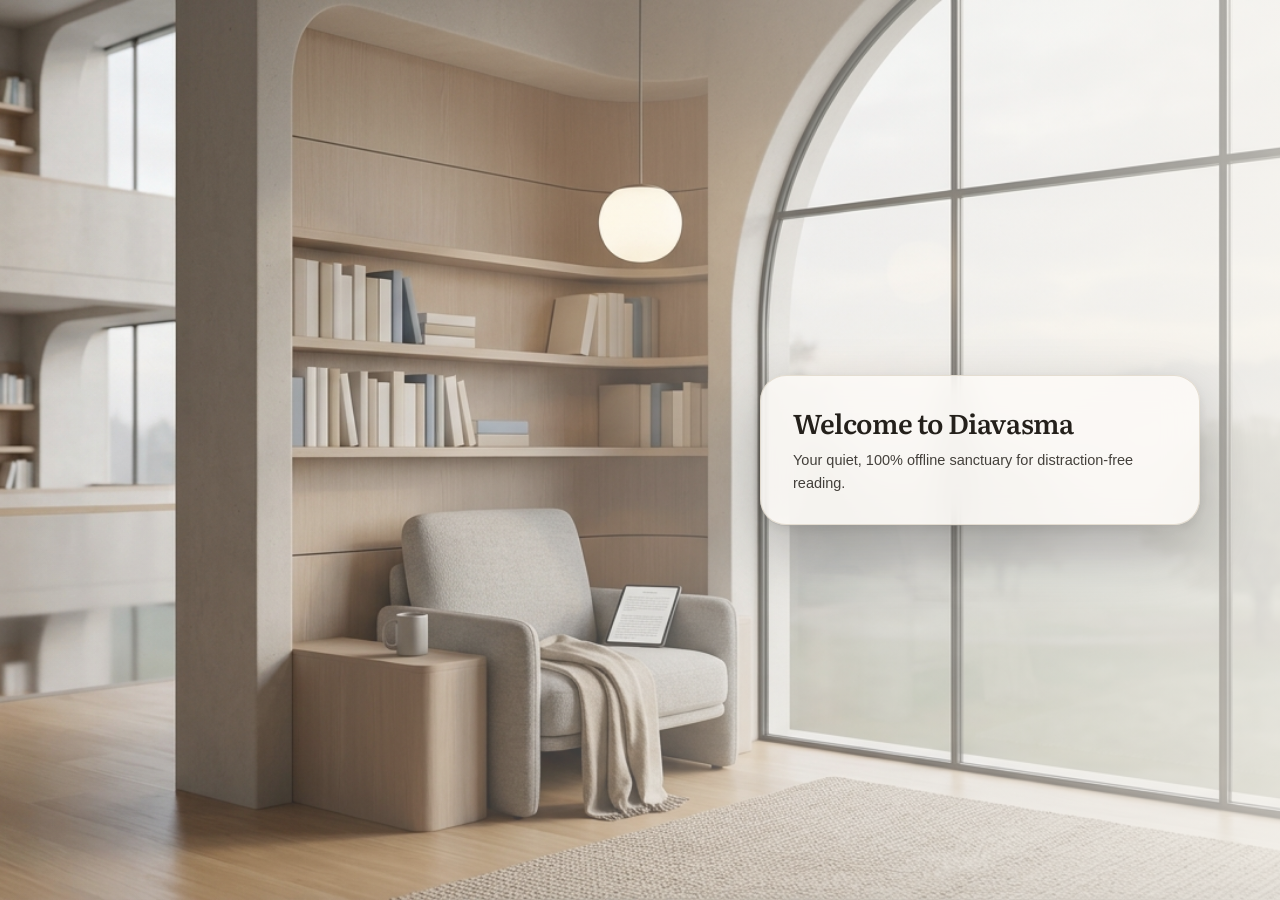
<file: index.html>
<!DOCTYPE html>
<html lang="el">

<head>
  <meta charset="UTF-8" />
  <meta http-equiv="Content-Security-Policy" content="default-src 'self' data: blob:; style-src 'self' 'unsafe-inline'; script-src 'self' blob:; font-src 'self' data: blob:; media-src 'self' data: blob:; connect-src 'self' https: data: blob:; object-src 'none'; base-uri 'self'; form-action 'self';" />
  <meta name="viewport" content="width=device-width, initial-scale=1.0, viewport-fit=cover" />
  <meta name="description" content="A quiet, 100% offline reading sanctuary. No accounts, no feeds, no tracking — just you and the page." />
  <meta property="og:type" content="website" />
  <meta property="og:title" content="Diavasma — A quiet room for reading" />
  <meta property="og:description" content="Read EPUB, PDF, Markdown, TXT, and web articles in a calm, 100% offline sanctuary with zero tracking." />
  <meta property="og:image" content="./assets/images/DesktopL.png" />
  <title>Diavasma — Χώρος Ανάγνωσης</title>
  <link rel="manifest" href="./manifest.json" />
  <link rel="icon" type="image/svg+xml" href="./assets/icons/icon.svg" />
  <link rel="apple-touch-icon" href="./assets/icons/apple-touch-icon.png" />
  <meta name="theme-color" content="#ede9df" />
  <meta name="mobile-web-app-capable" content="yes" />
  <meta name="apple-mobile-web-app-status-bar-style" content="black-translucent" />
  <meta name="apple-mobile-web-app-title" content="Diavasma" />
  <!-- Self-hosted 100% Offline Fonts -->
  <link rel="stylesheet" href="./fonts/fonts.css" />
  <link rel="stylesheet" href="./css/styles.css" />
</head>

<body>
  <div class="app" id="app" data-theme="paper">
    <!-- Ambient Fireflies Overlay (Dark Theme + Fullscreen + 1 min Mouse Idle) -->
    <canvas class="firefly-canvas" id="fireflyCanvas" aria-hidden="true"></canvas>

    <div class="progress-track">
      <div class="progress-fill" id="progressFill"></div>
    </div>

    <!-- Off-screen Exact Page Measurer -->
    <div class="page-measurer" id="pageMeasurer" aria-hidden="true"></div>

    <!-- Top Header (Always reserves space; reveals on 120px proximity / tap in Fullscreen) -->
    <header class="topbar" id="topbar">
      <div class="brand-cluster" style="display:flex;align-items:center;gap:8px">
        <button type="button" class="brand-icon-btn" id="brandLogoBtn" title="Σχετικά με το Diavasma" data-i18n-title="about_title" aria-label="Σχετικά με το Diavasma" data-i18n-aria="about_title">Δ</button>
        <div class="brand" id="brandHeader">
          <div class="brand-info">
            <div class="brand-label" data-i18n="app_name">Diavasma</div>
            <div class="brand-title" id="headerTitle" data-i18n="hub_title">Βιβλιοθήκη &amp; Ομάδες</div>
          </div>
        </div>
      </div>

      <div class="top-actions">
        <button type="button" class="status-pill" id="headerTimerPill" hidden title="Άνοιγμα Pomodoro" data-i18n-title="nav_pomodoro">25:00</button>
        <button class="btn" id="libraryBtn" title="Βιβλιοθήκη" data-i18n-title="nav_library">
          <svg viewBox="0 0 24 24" width="18" height="18" fill="none" stroke="currentColor" stroke-width="1.8">
            <path d="M4 19.5A2.5 2.5 0 0 1 6.5 17H20" />
            <path d="M6.5 2H20v20H6.5A2.5 2.5 0 0 1 4 19.5v-15A2.5 2.5 0 0 1 6.5 2z" />
          </svg>
          <span class="hide-mobile" data-i18n="nav_library">Βιβλιοθήκη</span>
        </button>
        <button class="btn" id="notesBtn" hidden title="Σημειώσεις & Highlights" data-i18n-title="nav_notes">
          <svg viewBox="0 0 24 24">
            <path d="M12 20h9" />
            <path d="M16.5 3.5a2.121 2.121 0 0 1 3 3L7 19l-4 1 1-4L16.5 3.5z" />
          </svg>
          <span class="hide-mobile" data-i18n="nav_notes">Σημειώσεις</span>
          <span class="badge-count" id="notesCountBadge" hidden>0</span>
        </button>
        <button class="btn" id="musicBtn" title="Μουσική & Ήχοι" data-i18n-title="nav_music">
          <svg viewBox="0 0 24 24">
            <path d="M9 18V5l12-2v13" />
            <circle cx="6" cy="18" r="3" />
            <circle cx="18" cy="16" r="3" />
          </svg>
          <span class="hide-mobile" data-i18n="nav_music">Μουσική</span>
        </button>
        <button class="btn" id="pomodoroBtn" title="Χρονόμετρο Pomodoro" data-i18n-title="nav_pomodoro">
          <svg viewBox="0 0 24 24">
            <circle cx="12" cy="13" r="8" />
            <path d="M12 9v4l2 2" />
            <path d="M5 3 2 6" />
            <path d="m22 6-3-3" />
            <path d="M12 2v3" />
          </svg>
          <span class="hide-mobile" data-i18n="nav_pomodoro">Pomodoro</span>
        </button>
        <button class="btn" id="settingsBtn" title="Ρυθμίσεις" data-i18n-title="nav_settings">
          <svg viewBox="0 0 24 24">
            <line x1="4" y1="21" x2="4" y2="14" />
            <line x1="4" y1="10" x2="4" y2="3" />
            <line x1="12" y1="21" x2="12" y2="12" />
            <line x1="12" y1="8" x2="12" y2="3" />
            <line x1="20" y1="21" x2="20" y2="16" />
            <line x1="20" y1="12" x2="20" y2="3" />
            <line x1="1" y1="14" x2="7" y2="14" />
            <line x1="9" y1="8" x2="15" y2="8" />
            <line x1="17" y1="16" x2="23" y2="16" />
          </svg>
          <span class="hide-mobile" data-i18n="nav_settings">Ρυθμίσεις</span>
        </button>
        <!-- Overflow / More Menu for Mobile/Tablet (<820px) -->
        <div class="more-selector-wrap" style="position:relative">
          <button class="btn icon-only more-btn" id="moreMenuBtn" title="Περισσότερα" data-i18n-title="nav_more" aria-label="Περισσότερες επιλογές" data-i18n-aria="nav_more_aria" aria-haspopup="true" aria-expanded="false">
            <svg viewBox="0 0 24 24" width="18" height="18" fill="currentColor">
              <circle cx="12" cy="5" r="2" />
              <circle cx="12" cy="12" r="2" />
              <circle cx="12" cy="19" r="2" />
            </svg>
          </button>
          <div class="more-dropdown" id="moreDropdown" hidden>
            <button type="button" class="more-menu-item" id="moreNotesBtn" hidden>
              <svg viewBox="0 0 24 24" width="16" height="16"><path d="M12 20h9"/><path d="M16.5 3.5a2.121 2.121 0 0 1 3 3L7 19l-4 1 1-4L16.5 3.5z"/></svg>
              <span data-i18n="nav_notes">Σημειώσεις</span>
            </button>
            <button type="button" class="more-menu-item" id="moreMusicBtn">
              <svg viewBox="0 0 24 24" width="16" height="16"><path d="M9 18V5l12-2v13"/><circle cx="6" cy="18" r="3"/><circle cx="18" cy="16" r="3"/></svg>
              <span data-i18n="nav_music">Μουσική & Ήχοι</span>
            </button>
            <button type="button" class="more-menu-item" id="morePomodoroBtn">
              <svg viewBox="0 0 24 24" width="16" height="16"><circle cx="12" cy="13" r="8"/><path d="M12 9v4l2 2"/><path d="M5 3 2 6"/><path d="m22 6-3-3"/><path d="M12 2v3"/></svg>
              <span data-i18n="nav_pomodoro">Pomodoro</span>
            </button>
            <button type="button" class="more-menu-item" id="moreScrapersBtn">
              <svg viewBox="0 0 24 24" width="16" height="16"><polyline points="16 18 22 12 16 6"/><polyline points="8 6 2 12 8 18"/></svg>
              <span data-i18n="nav_scrapers">Κανόνες URL</span>
            </button>
            <button type="button" class="more-menu-item" id="moreAboutBtn">
              <svg viewBox="0 0 24 24" width="16" height="16"><circle cx="12" cy="12" r="10"/><line x1="12" y1="16" x2="12" y2="12"/><line x1="12" y1="8" x2="12.01" y2="8"/></svg>
              <span data-i18n="btn_about">Σχετικά & Υποστήριξη</span>
            </button>
            <button type="button" class="more-menu-item pwa-install-btn" id="moreInstallBtn" hidden>
              <svg viewBox="0 0 24 24" width="16" height="16"><path d="M21 15v4a2 2 0 0 1-2 2H5a2 2 0 0 1-2-2v-4"/><polyline points="7 10 12 15 17 10"/><line x1="12" y1="15" x2="12" y2="3"/></svg>
              <span data-i18n="pwa_install_btn">Εγκατάσταση App</span>
            </button>
          </div>

        </div>

        <!-- 22 Languages Selector Wrap -->
        <div class="lang-selector-wrap" id="langSelectorWrap">
          <button type="button" class="btn lang-btn" id="langBtn" title="Γλώσσα" data-i18n-title="lang_title" aria-label="Επιλογή γλώσσας" data-i18n-aria="lang_aria">
            <svg viewBox="0 0 24 24" width="16" height="16">
              <circle cx="12" cy="12" r="10" />
              <line x1="2" y1="12" x2="22" y2="12" />
              <path d="M12 2a15.3 15.3 0 0 1 4 10 15.3 15.3 0 0 1-4 10 15.3 15.3 0 0 1-4-10 15.3 15.3 0 0 1 4-10z" />
            </svg>
            <span class="lang-badge" id="currentLangBadge">EL</span>
          </button>
          <div class="lang-dropdown" id="langDropdown" hidden>
            <button type="button" class="lang-opt" data-lang="en">🇬🇧 English</button>
            <button type="button" class="lang-opt" data-lang="el">🇬🇷 Ελληνικά</button>
            <button type="button" class="lang-opt" data-lang="es">🇪🇸 Español</button>
            <button type="button" class="lang-opt" data-lang="zh">🇨🇳 简体中文</button>
            <button type="button" class="lang-opt" data-lang="fr">🇫🇷 Français</button>
            <button type="button" class="lang-opt" data-lang="de">🇩🇪 Deutsch</button>
            <button type="button" class="lang-opt" data-lang="pt">🇵🇹 Português</button>
            <button type="button" class="lang-opt" data-lang="ja">🇯🇵 日本語</button>
            <button type="button" class="lang-opt" data-lang="ru">🇷🇺 Русский</button>
            <button type="button" class="lang-opt" data-lang="ar">🇸🇦 العربية</button>
            <button type="button" class="lang-opt" data-lang="hi">🇮🇳 हिन्दी</button>
            <button type="button" class="lang-opt" data-lang="id">🇮🇩 Bahasa Indonesia</button>
            <button type="button" class="lang-opt" data-lang="ko">🇰🇷 한국어</button>
            <button type="button" class="lang-opt" data-lang="it">🇮🇹 Italiano</button>
            <button type="button" class="lang-opt" data-lang="tr">🇹🇷 Türkçe</button>
            <button type="button" class="lang-opt" data-lang="pl">🇵🇱 Polski</button>
            <button type="button" class="lang-opt" data-lang="zh-TW">🇹🇼 繁體中文</button>
            <button type="button" class="lang-opt" data-lang="vi">🇻🇳 Tiếng Việt</button>
            <button type="button" class="lang-opt" data-lang="fa">🇮🇷 فارسی</button>
            <button type="button" class="lang-opt" data-lang="nl">🇳🇱 Nederlands</button>
            <button type="button" class="lang-opt" data-lang="uk">🇺🇦 Українська</button>
            <button type="button" class="lang-opt" data-lang="he">🇮🇱 עברית</button>
          </div>

        </div>

        <!-- Fullscreen (F) - Rightmost Button -->
        <button class="btn icon-only" id="zenBtn" hidden title="Πλήρης οθόνη (F)" data-i18n-title="nav_zen">
          <svg viewBox="0 0 24 24">
            <path d="M8 3H5a2 2 0 0 0-2 2v3m18 0V5a2 2 0 0 0-2-2h-3m0 18h3a2 2 0 0 0 2-2v-3M3 16v3a2 2 0 0 0 2 2h3" />
          </svg>
        </button>
      </div>

    </header>

    <!-- Dedicated Library & Group Playlists Page -->
    <main class="library-hub" id="libraryHubView">
      <div class="hub-container">
        <div class="hub-header">
          <div>
            <h1 data-i18n="hub_title" id="hubMainTitle">Βιβλιοθήκη &amp; Ομάδες</h1>
            <p data-i18n="hub_desc" id="hubSubtitle">Το ήσυχο, 100% offline αναγνωστήριό σου — χωρίς θόρυβο, χωρίς tracking.</p>
          </div>

          <div style="display:flex;gap:8px;flex-wrap:wrap" id="hubHeaderActions">
            <button class="btn" id="newGroupBtn" data-i18n="btn_new_group">+ Νέα Ομάδα</button>
          </div>

        </div>

        <!-- Continue Reading Card -->
        <section class="continue-card" id="continueReadingCard" hidden aria-label="Συνέχιση Ανάγνωσης">
          <div class="continue-card-inner">
            <div class="continue-card-head">
              <span class="continue-card-badge" data-i18n="continue_reading_lbl">Συνέχιση Ανάγνωσης</span>
              <span class="continue-card-meta" id="continueCardMeta"></span>
            </div>
            <div class="continue-card-body">
              <h2 class="continue-card-title" id="continueCardTitle"></h2>
              <div class="continue-card-progress">
                <div class="continue-progress-bar">
                  <div class="continue-progress-fill" id="continueProgressFill" style="width:0%"></div>
                </div>
                <span class="continue-progress-text" id="continueProgressText">0%</span>
              </div>
            </div>
            <div class="continue-card-action">
              <button type="button" class="btn primary sm continue-card-btn" id="continueCardBtn">
                <span data-i18n="continue_reading_btn">Συνέχεια →</span>
              </button>
            </div>
          </div>
        </section>

        <!-- Group Filter Pills & Groups Container (Library View Section) -->
        <div id="libraryListSection">
          <div class="hub-toolbar">
            <div class="group-pills" id="groupFilterBar"></div>
            <span style="font-size:12px;color:var(--muted)" id="hubStatsLabel"></span>
          </div>

          <!-- Groups & Ordered Playlists -->
          <div class="groups-stack" id="groupsContainer"></div>
        </div>
      </div>

    </main>

    <!-- Dedicated Custom CSS Selectors / URL Scraping Mapping Page -->
    <main class="library-hub" id="scrapersHubView" hidden>
      <div class="hub-container">
        <div class="hub-header">
          <div>
            <h1 data-i18n="scrapers_title">Κανόνες Εξαγωγής Άρθρων (Custom Mapping)</h1>
            <p data-i18n="scrapers_desc">Όρισε ακριβή CSS Selectors ανά ιστοσελίδα ώστε η λήψη URL να εξάγει καθαρά τίτλο, ημερομηνία, κατηγορία,
              συγγραφέα και σώμα άρθρου.</p>
          </div>

          <div style="display:flex;gap:8px;flex-wrap:wrap">
            <label class="btn file-btn" id="importScrapersLabel" title="Εισαγωγή κανόνων από JSON"
              data-i18n-title="title_import_rules"><span data-i18n="btn_import_json">Εισαγωγή JSON</span><input type="file" id="importScrapersInput"
                accept=".json,application/json" hidden /></label>
            <button class="btn" id="exportScrapersBtn" title="Εξαγωγή κανόνων σε JSON"
              data-i18n="btn_export_json" data-i18n-title="title_export_rules">Εξαγωγή JSON</button>
            <button type="button" class="btn primary" id="backFromScrapersBtn" data-i18n="back_to_library">← Βιβλιοθήκη</button>
          </div>

        </div>

        <!-- Rule Editor & Live Selector Tester -->
        <section class="composer-card" id="scraperEditorCard">
          <div style="display:flex;justify-content:space-between;align-items:center;gap:8px;flex-wrap:wrap">
            <strong id="scraperFormHeading" style="font-family:'Literata',Georgia,serif;font-size:17px" data-i18n="new_rule_heading">Νέος Κανόνας
              Site</strong>
            <button class="btn sm" id="clearScraperFormBtn" data-i18n="btn_clear_fields">Καθαρισμός πεδίων</button>
          </div>

          <input type="hidden" id="ruleEditIdInput" value="" />

          <div class="scraper-grid">
            <label class="scraper-field">
              <span data-i18n-html="lbl_scraper_domain"><strong>Site / Domain</strong> (π.χ. example.com)</span>
              <input type="text" class="composer-input mono-input" id="ruleDomainInput" data-i18n-ph="ph_scraper_domain" placeholder="example.com" />
            </label>

            <label class="scraper-field">
              <span data-i18n-html="lbl_scraper_author"><strong>Συγγραφέας</strong> (προαιρετικό · αλλιώς όνομα site)</span>
              <input type="text" class="composer-input mono-input" id="ruleAuthorInput" data-i18n-ph="ph_scraper_author"
                placeholder="CSS selector ή κενό για όνομα site" />
            </label>

            <label class="scraper-field full">
              <span data-i18n-html="lbl_scraper_title"><strong>Τίτλος (Title CSS Selector)</strong></span>
              <input type="text" class="composer-input mono-input" id="ruleTitleInput" data-i18n-ph="ph_scraper_title"
                placeholder="π.χ. article > header > h1" />
            </label>

            <label class="scraper-field">
              <span data-i18n-html="lbl_scraper_datetime"><strong>Ημερομηνία (Datetime)</strong> (προαιρετικό · αλλιώς κρύβεται)</span>
              <input type="text" class="composer-input mono-input" id="ruleDatetimeInput" data-i18n-ph="ph_scraper_datetime"
                placeholder="π.χ. article > header time" />
            </label>

            <label class="scraper-field">
              <span data-i18n-html="lbl_scraper_category"><strong>Κατηγορία (Category)</strong> (προαιρετικό · αλλιώς κρύβεται)</span>
              <input type="text" class="composer-input mono-input" id="ruleCategoryInput" data-i18n-ph="ph_scraper_category"
                placeholder="π.χ. article .category" />
            </label>

            <label class="scraper-field full">
              <span data-i18n-html="lbl_scraper_article"><strong>Κείμενο Άρθρου (Article Body CSS Selector)</strong></span>
              <input type="text" class="composer-input mono-input" id="ruleArticleInput" data-i18n-ph="ph_scraper_article"
                placeholder="π.χ. article .article-body" />
            </label>
          </div>

          <!-- Live Test Bar -->
          <div class="url-import-row" style="margin-top:4px">
            <input type="url" class="composer-input" id="ruleTestUrlInput" data-i18n-ph="ph_scraper_test_url"
              placeholder="URL δοκιμής (π.χ. https://example.com/news/article)..." />
            <button type="button" class="btn" id="toggleRuleHtmlTestBtn" style="height:40px;padding:0 12px"
              title="Δοκιμή με επικόλληση HTML κώδικα (Ctrl+U)" data-i18n="btn_rule_html_code" data-i18n-title="title_rule_html_code">HTML κώδικας</button>
            <button type="button" class="btn accent-btn" id="testScraperRuleBtn" data-i18n="btn_test_rule"
              style="height:40px;padding:0 15px">Δοκιμή</button>
            <button type="button" class="btn primary" id="saveScraperRuleBtn" data-i18n="btn_save_rule"
              style="height:40px;padding:0 16px">Αποθήκευση Κανόνα</button>
          </div>

          <div id="ruleRawHtmlBox" hidden style="display:flex;flex-direction:column;gap:6px">
            <div data-i18n-html="lbl_rule_raw_html_hint" style="font-size:11.5px;color:var(--muted)">Προαιρετικά: επικόλλησε εδώ τον κώδικα HTML της σελίδας
              (<strong>Ctrl+U</strong>) για άμεση δοκιμή χωρίς CORS proxy:</div>
            <textarea class="paste-area mono-input" id="ruleRawHtmlInput" style="height:90px"
              placeholder="<!DOCTYPE html><html>..."></textarea>
          </div>

          <!-- Live Extraction Preview -->
          <div class="preview-box" id="scraperPreviewBox" hidden>
            <div data-i18n="lbl_scraper_preview"
              style="font-size:11px;font-weight:600;text-transform:uppercase;letter-spacing:0.1em;color:var(--accent)">
              Προεπισκόπηση Εξαγωγής</div>
            <strong id="previewTitleOut" style="font-family:'Literata',Georgia,serif;font-size:17px"></strong>
            <div class="preview-meta-row" id="previewMetaOut"></div>
            <div class="preview-body" id="previewBodyOut"></div>
          </div>

        </section>

        <!-- Saved Site Rules List -->
        <div class="hub-toolbar">
          <strong data-i18n="saved_rules_heading" style="font-size:13px">Αποθηκευμένοι Κανόνες Ιστοσελίδων</strong>
          <span style="font-size:12px;color:var(--muted)" id="scraperRulesCountLabel"></span>
        </div>

        <div class="groups-stack" id="scraperRulesList"></div>
      </div>

    </main>

    <!-- Reading View -->
    <section class="reading" id="readingView" hidden>
      <div class="book-stage" id="bookStage">
        <article class="page-sheet" id="pageA">
          <div class="page-content" id="contentA"></div>
        </article>
        <article class="page-sheet" id="pageB" hidden>
          <div class="page-content" id="contentB"></div>
        </article>
      </div>

      <div class="scroll-stage" id="scrollStage" hidden>
        <div class="page-content" id="scrollContent"></div>
      </div>

      <!-- Selection Floating Popover (Highlight, Note, Translate, Copy, Quote Card — Minimal Icon-Only UX) -->
      <div class="selection-menu" id="selectionMenu" hidden>
        <div class="sel-actions">
          <div class="color-dots-group">
            <button class="color-dot yellow" data-hl="yellow" title="Κίτρινο highlight" aria-label="Κίτρινο" data-i18n-title="title_hl_yellow" data-i18n-aria="hl_yellow"></button>
            <button class="color-dot green" data-hl="green" title="Πράσινο highlight" aria-label="Πράσινο" data-i18n-title="title_hl_green" data-i18n-aria="hl_green"></button>
            <button class="color-dot blue" data-hl="blue" title="Μπλε highlight" aria-label="Μπλε" data-i18n-title="title_hl_blue" data-i18n-aria="hl_blue"></button>
          </div>
          <div class="sel-divider"></div>
          <button class="dock-btn" id="selNoteToggleBtn" title="Προσθήκη σημείωσης" data-i18n-title="title_add_note" aria-label="Προσθήκη σημείωσης">
            <svg viewBox="0 0 24 24">
              <path d="M12 20h9" />
              <path d="M16.5 3.5a2.121 2.121 0 0 1 3 3L7 19l-4 1 1-4L16.5 3.5z" />
            </svg>
          </button>
          <button class="dock-btn" id="selTranslateBtn" title="Μετάφραση επιλογής" data-i18n-title="title_translate" aria-label="Μετάφραση επιλογής">
            <svg viewBox="0 0 24 24">
              <path d="M5 8l6 6" />
              <path d="M4 14l6-6 2-3" />
              <path d="M2 5h12" />
              <path d="M7 2h1" />
              <path d="M22 22l-5-10-5 10" />
              <path d="M14 18h6" />
            </svg>
          </button>
          <button class="dock-btn" id="selCopyBtn" title="Αντιγραφή κειμένου" data-i18n-title="title_copy" aria-label="Αντιγραφή κειμένου">
            <svg viewBox="0 0 24 24">
              <rect x="9" y="9" width="13" height="13" rx="2" ry="2" />
              <path d="M5 15H4a2 2 0 0 1-2-2V4a2 2 0 0 1 2-2h9a2 2 0 0 1 2 2v1" />
            </svg>
          </button>
          <button class="dock-btn" id="selShareCardBtn" title="Δημιουργία κάρτας εικόνας για κοινοποίηση" data-i18n-title="title_share_card" aria-label="Δημιουργία κάρτας εικόνας για κοινοποίηση">
            <svg viewBox="0 0 24 24">
              <path d="M23 19a2 2 0 0 1-2 2H3a2 2 0 0 1-2-2V8a2 2 0 0 1 2-2h4l2-3h6l2 3h4a2 2 0 0 1 2 2z" />
              <circle cx="12" cy="13" r="4" />
            </svg>
          </button>
        </div>

        <div class="sel-note-box" id="selNoteBox" hidden>
          <input type="text" id="selNoteInput" placeholder="Γράψε τη σημείωσή σου..." data-i18n-ph="ph_note_input" />
          <button class="btn primary" id="selNoteSaveBtn" style="height:36px;padding:0 12px">OK</button>
        </div>

        <div class="translate-card" id="translateCard" hidden>
          <div class="translate-head">
            <span id="translateLangLabel" data-i18n="lbl_translate">Μετάφραση</span>
            <button class="lang-switch" id="toggleTargetLangBtn">EL ↔ EN</button>
          </div>

          <div id="translateOutput" data-i18n="lbl_translating">Μετάφραση...</div>
          <div class="translate-privacy-note" style="font-size:10px;color:var(--muted);margin-top:6px;text-align:right" data-i18n="lbl_translate_privacy_note">Εξωτερικό αίτημα · Google Translate</div>
        </div>

      </div>

      <!-- Interactive Highlight Popover -->
      <div class="selection-menu highlight-popover" id="highlightPopover" role="dialog" aria-label="Highlight" hidden>
        <div class="hl-pop-top">
          <div class="color-dots-group" id="hlPopColorDots">
            <button type="button" class="color-dot yellow active" data-color="yellow" title="Κίτρινο" aria-label="Κίτρινο" data-i18n-title="title_hl_yellow" data-i18n-aria="hl_yellow"></button>
            <button type="button" class="color-dot green" data-color="green" title="Πράσινο" aria-label="Πράσινο" data-i18n-title="title_hl_green" data-i18n-aria="hl_green"></button>
            <button type="button" class="color-dot blue" data-color="blue" title="Μπλε" aria-label="Μπλε" data-i18n-title="title_hl_blue" data-i18n-aria="hl_blue"></button>
          </div>
          <div class="hl-pop-actions">
            <button class="dock-btn sm" id="hlPopShareBtn" title="Κάρτα Share" data-i18n-title="title_share_card" aria-label="Κάρτα Share">
              <svg viewBox="0 0 24 24" width="16" height="16" fill="none" stroke="currentColor" stroke-width="2">
                <path d="M23 19a2 2 0 0 1-2 2H3a2 2 0 0 1-2-2V8a2 2 0 0 1 2-2h4l2-3h6l2 3h4a2 2 0 0 1 2 2z" />
                <circle cx="12" cy="13" r="4" />
              </svg>
            </button>
            <button class="dock-btn sm" id="hlPopDeleteBtn" style="color:#e05252" title="Διαγραφή" data-i18n-title="title_delete" aria-label="Διαγραφή">
              <svg viewBox="0 0 24 24" width="16" height="16" fill="none" stroke="currentColor" stroke-width="2">
                <polyline points="3 6 5 6 21 6" />
                <path d="M19 6v14a2 2 0 0 1-2 2H7a2 2 0 0 1-2-2V6m3 0V4a2 2 0 0 1 2-2h4a2 2 0 0 1 2 2v2" />
              </svg>
            </button>
            <button class="dock-btn sm" id="hlPopCloseBtn" title="Κλείσιμο" aria-label="Κλείσιμο">
              <svg viewBox="0 0 24 24" width="16" height="16" fill="none" stroke="currentColor" stroke-width="2">
                <line x1="18" y1="6" x2="6" y2="18" />
                <line x1="6" y1="6" x2="18" y2="18" />
              </svg>
            </button>
          </div>
        </div>
        <div class="hl-pop-note-row">
          <input type="text" id="hlPopNoteInput" placeholder="Προσθήκη ή επεξεργασία σημείωσης..." data-i18n-ph="hl_pop_note_ph" />
          <button class="btn primary sm" id="hlPopSaveBtn"><span data-i18n="hl_pop_save">Αποθήκευση</span></button>
        </div>
      </div>

      <!-- Search Popover -->
      <div class="search-popover" id="searchBar" hidden>
        <input type="search" id="searchInput" placeholder="Αναζήτηση στο κείμενο..." data-i18n-ph="ph_search_page" />
        <span class="search-count" id="searchStats"></span>
        <button class="dock-btn" id="prevMatchBtn" title="Προηγούμενο" data-i18n-title="title_prev">↑</button>
        <button class="dock-btn" id="nextMatchBtn" title="Επόμενο" data-i18n-title="title_next">↓</button>
        <button class="dock-btn" id="closeSearchBtn" title="Κλείσιμο" data-i18n-title="title_close" aria-label="Κλείσιμο" data-i18n-aria="aria_close">×</button>
      </div>

      <!-- Floating Bottom Dock (Reveals on 120px proximity / tap in Fullscreen) -->
      <nav class="floating-dock" id="floatingDock" aria-label="Έλεγχος ανάγνωσης">
        <span class="page-counter" id="pageCounter">1 / 1</span>

        <div class="dock-divider"></div>

        <select class="toc-select" id="tocSelect" aria-label="Περιεχόμενα / Σελίδες">
          <option value="" data-i18n="opt_toc">Περιεχόμενα</option>
        </select>

        <button class="dock-btn" id="ttsToggleBtn" title="Ανάγνωση με φωνή (TTS)" data-i18n-title="title_tts">
          <svg viewBox="0 0 24 24">
            <polygon points="11 5 6 9 2 9 2 15 6 15 11 19 11 5" />
            <path d="M15.54 8.46a5 5 0 0 1 0 7.07" />
            <path d="M19.07 4.93a10 10 0 0 1 0 14.14" />
          </svg>
          <span class="hide-mobile" id="ttsBtnLabel" data-i18n="tts_btn_label">Εκφώνηση</span>
        </button>

        <button class="dock-btn" id="searchToggleBtn" title="Αναζήτηση (/)" data-i18n-title="title_search">
          <svg viewBox="0 0 24 24">
            <circle cx="11" cy="11" r="8" />
            <line x1="21" y1="21" x2="16.65" y2="16.65" />
          </svg>
        </button>

        <button class="dock-btn" id="saveBookmarkBtn" title="Αποθήκευση σελιδοδείκτη"
          data-i18n-title="title_save_bookmark">
          <svg viewBox="0 0 24 24">
            <path d="M19 21l-7-5-7 5V5a2 2 0 0 1 2-2h10a2 2 0 0 1 2 2z" />
          </svg>
        </button>

        <button class="dock-btn" id="gotoBookmarkBtn" title="Μετάβαση στον σελιδοδείκτη"
          data-i18n-title="title_goto_bookmark" aria-label="Μετάβαση στον σελιδοδείκτη">
          <svg viewBox="0 0 24 24" width="16" height="16">
            <path d="M19 21l-7-5-7 5V5a2 2 0 0 1 2-2h10a2 2 0 0 1 2 2z" />
            <polyline points="9 10 12 13 15 10" />
          </svg>
        </button>
      </nav>

          </section>

    <!-- Backdrop for Drawers -->
    <div class="drawer-backdrop" id="drawerBackdrop"></div>

    <!-- Notes & Highlights Drawer -->
    <aside class="drawer" id="notesDrawer" aria-label="Σημειώσεις" data-i18n-aria="aria_notes">
      <div class="drawer-head">
        <h2 data-i18n="notes_title">Σημειώσεις</h2>
        <div style="display:flex;gap:6px">
          <button class="btn" id="exportNotesBtn" title="Εξαγωγή σε Markdown" data-i18n="btn_export_md" data-i18n-title="title_export_notes">Εξαγωγή</button>
          <button class="btn icon-only" id="closeNotesDrawerBtn" aria-label="Κλείσιμο" data-i18n-aria="aria_close">×</button>
        </div>

      </div>

      <p style="font-size:12px;color:var(--muted);margin:0 0 14px" data-i18n="notes_hint">Επίλεξε οποιαδήποτε φράση μέσα στη σελίδα για μαρκάρισμα, σημείωση, αντιγραφή ή μετάφραση.</p>
      <div id="notesListContainer"></div>
    </aside>

    <!-- Minimal Settings Drawer -->
    <aside class="drawer" id="drawer" aria-label="Ρυθμίσεις" data-i18n-aria="aria_settings">
      <div class="drawer-head">
        <h2 data-i18n="settings_title">Ρυθμίσεις</h2>
        <button class="btn icon-only" id="closeDrawerBtn" aria-label="Κλείσιμο" data-i18n-aria="aria_close">×</button>
      </div>

      <!-- Minimal Theme Chips (previewing own exact colors) -->
      <div class="section-tag" data-i18n="themes_heading">Θέματα Ανάγνωσης</div>
      <div class="theme-chips" id="themeChips">
        <button type="button" class="theme-chip active" data-val="paper"><span class="swatch-dot"
            style="background:#faf7f0"></span><span data-i18n="theme_paper">Χαρτί</span></button>
        <button type="button" class="theme-chip" data-val="warm"><span class="swatch-dot"
            style="background:#f5ead8"></span><span data-i18n="theme_warm">Θερμό</span></button>
        <button type="button" class="theme-chip" data-val="sage"><span class="swatch-dot"
            style="background:#ebf0e9"></span><span data-i18n="theme_sage">Φασκόμηλο</span></button>
        <button type="button" class="theme-chip" data-val="slate"><span class="swatch-dot"
            style="background:#23272f"></span><span data-i18n="theme_slate">Σχιστόλιθος</span></button>
        <button type="button" class="theme-chip" data-val="night"><span class="swatch-dot"
            style="background:#1b1c1a"></span><span data-i18n="theme_night">Νύχτα</span></button>
        <button type="button" class="theme-chip" data-val="amoled"><span class="swatch-dot"
            style="background:#000000"></span><span data-i18n="theme_amoled">AMOLED</span></button>
      </div>

      <!-- Minimal Segmented Buttons for Alignment (4) & Spread (2) with separator -->
      <div class="section-tag" data-i18n="layout_heading">Στοίχιση &amp; Διάταξη</div>
      <div class="layout-controls-row">
        <div class="segmented-control" role="group" aria-label="Στοίχιση" data-i18n-aria="align_title">
          <button type="button" class="seg-btn align-btn active" data-val="left" title="Αριστερά" aria-label="Αριστερά"
            data-i18n-title="align_left">
            <svg viewBox="0 0 24 24">
              <line x1="17" y1="10" x2="3" y2="10" />
              <line x1="21" y1="6" x2="3" y2="6" />
              <line x1="21" y1="14" x2="3" y2="14" />
              <line x1="17" y1="18" x2="3" y2="18" />
            </svg>
          </button>
          <button type="button" class="seg-btn align-btn" data-val="center" title="Κέντρο" aria-label="Κέντρο"
            data-i18n-title="align_center">
            <svg viewBox="0 0 24 24">
              <line x1="18" y1="10" x2="6" y2="10" />
              <line x1="21" y1="6" x2="3" y2="6" />
              <line x1="21" y1="14" x2="3" y2="14" />
              <line x1="18" y1="18" x2="6" y2="18" />
            </svg>
          </button>
          <button type="button" class="seg-btn align-btn" data-val="right" title="Δεξιά" aria-label="Δεξιά"
            data-i18n-title="align_right">
            <svg viewBox="0 0 24 24">
              <line x1="21" y1="10" x2="7" y2="10" />
              <line x1="21" y1="6" x2="3" y2="6" />
              <line x1="21" y1="14" x2="3" y2="14" />
              <line x1="21" y1="18" x2="7" y2="18" />
            </svg>
          </button>
          <button type="button" class="seg-btn align-btn" data-val="justify" title="Πλήρης" aria-label="Πλήρης"
            data-i18n-title="align_justify">
            <svg viewBox="0 0 24 24">
              <line x1="21" y1="10" x2="3" y2="10" />
              <line x1="21" y1="6" x2="3" y2="6" />
              <line x1="21" y1="14" x2="3" y2="14" />
              <line x1="21" y1="18" x2="3" y2="18" />
            </svg>
          </button>
        </div>

        <div class="seg-divider"></div>

        <div class="segmented-control" role="group" aria-label="Διάταξη" data-i18n-aria="spread_title">
          <button type="button" class="seg-btn spread-btn active" data-val="1" title="1 Σελίδα" aria-label="1 Σελίδα"
            data-i18n-title="spread_1" data-i18n-aria="spread_1">
            <svg viewBox="0 0 24 24">
              <rect x="5" y="3" width="14" height="18" rx="2" />
              <line x1="8.5" y1="8" x2="15.5" y2="8" />
              <line x1="8.5" y1="12" x2="15.5" y2="12" />
              <line x1="8.5" y1="16" x2="13" y2="16" />
            </svg>
          </button>
          <button type="button" class="seg-btn spread-btn" data-val="2" title="2 Σελίδες" aria-label="2 Σελίδες"
            data-i18n-title="spread_2" data-i18n-aria="spread_2">
            <svg viewBox="0 0 24 24">
              <rect x="2.5" y="4" width="8.5" height="16" rx="1.5" />
              <rect x="13" y="4" width="8.5" height="16" rx="1.5" />
              <line x1="5" y1="8.5" x2="8.5" y2="8.5" />
              <line x1="5" y1="12.5" x2="8.5" y2="12.5" />
              <line x1="15.5" y1="8.5" x2="19" y2="8.5" />
              <line x1="15.5" y1="12.5" x2="19" y2="12.5" />
            </svg>
          </button>
          <button type="button" class="seg-btn spread-btn" data-val="scroll" title="Συνεχής κύλιση" aria-label="Συνεχής κύλιση"
            data-i18n-title="mode_scroll" data-i18n-aria="mode_scroll">
            <svg viewBox="0 0 24 24">
              <rect x="3.5" y="3" width="11.5" height="18" rx="2" />
              <line x1="6.5" y1="8" x2="12" y2="8" />
              <line x1="6.5" y1="12" x2="12" y2="12" />
              <line x1="6.5" y1="16" x2="10" y2="16" />
              <polyline points="17.5 8 19.5 6 21.5 8" />
              <line x1="19.5" y1="6" x2="19.5" y2="18" />
              <polyline points="17.5 16 19.5 18 21.5 16" />
            </svg>
          </button>
        </div>

      </div>

      <div class="field-head" style="margin-top:12px;margin-bottom:4px;font-size:12px;color:var(--muted)">
        <span data-i18n="margins_heading">Περιθώρια</span>
      </div>
      <div class="layout-controls-row" style="margin-bottom:0">
        <div class="segmented-control" role="group" aria-label="Περιθώρια" data-i18n-aria="margins_heading" style="width:100%">
          <button type="button" class="seg-btn margin-btn" data-val="narrow" data-i18n="margin_narrow">Στενά</button>
          <button type="button" class="seg-btn margin-btn active" data-val="normal" data-i18n="margin_normal">Κανονικά</button>
          <button type="button" class="seg-btn margin-btn" data-val="wide" data-i18n="margin_wide">Άνετα</button>
          <button type="button" class="seg-btn margin-btn" id="customMarginsBtn" data-val="custom" data-i18n="margin_custom" aria-expanded="false">Custom</button>
        </div>
      </div>
      <div class="custom-margins-panel" id="customMarginsPanel" hidden>
        <div class="margins-num-grid">
          <label class="field">
            <span data-i18n="margin_outer_short" style="font-size:11px;color:var(--muted)">Εξωτερικό (px)</span>
            <input type="number" id="marginOuterInput" min="0" max="100" step="2" value="14" inputmode="numeric" />
          </label>
          <label class="field">
            <span data-i18n="margin_x_short" style="font-size:11px;color:var(--muted)">Πλάγια (px)</span>
            <input type="number" id="marginXInput" min="8" max="120" step="2" value="28" inputmode="numeric" />
          </label>
          <label class="field">
            <span data-i18n="margin_y_short" style="font-size:11px;color:var(--muted)">Πάνω/Κάτω (px)</span>
            <input type="number" id="marginYInput" min="8" max="100" step="2" value="22" inputmode="numeric" />
          </label>
        </div>
      </div>

      <!-- Fonts & Typography -->
      <div class="section-tag" data-i18n="fonts_heading">Τυπογραφία &amp; Γραμματοσειρές</div>
      <div class="field">
        <span data-i18n="font_family">Γραμματοσειρά</span>
        <div class="font-select-row">
          <select id="fontSelect">
            <optgroup label="Ενσωματωμένες (100% Offline)" data-i18n-label="bundled_fonts">
              <option value="Literata" data-i18n="font_opt_literata">Literata (Βιβλίου)</option>
              <option value="Atkinson Hyperlegible Next" data-i18n="font_opt_atkinson">Atkinson Hyperlegible (Υψηλής ευκρίνειας)</option>
            </optgroup>
            <optgroup label="Γραμματοσειρές Συστήματος" data-i18n-label="system_fonts">
              <option value="Georgia" data-i18n="font_opt_georgia">Georgia (Serif)</option>
              <option value="System Sans" data-i18n="font_opt_system_sans">System Sans-Serif</option>
            </optgroup>
            <optgroup label="Ανεβασμένες Γραμματοσειρές" id="uploadedFontsOptgroup" data-i18n-label="uploaded_fonts"
              hidden></optgroup>
          </select>
          <button type="button" class="btn icon-only font-add-btn" id="addFontBtn" title="Προσθήκη Γραμματοσειράς" data-i18n-title="dropzone_fonts_title" aria-label="Προσθήκη Γραμματοσειράς" data-i18n-aria="dropzone_fonts_title">
            <svg viewBox="0 0 24 24" width="16" height="16">
              <line x1="12" y1="5" x2="12" y2="19" />
              <line x1="5" y1="12" x2="19" y2="12" />
            </svg>
          </button>
          <input type="file" id="fontFileInput" accept=".woff,.woff2,.ttf,.otf,font/*" multiple hidden />
        </div>
      </div>

      <div class="fonts-box" id="fontsBox" hidden></div>

      <label class="field">
        <div class="field-head"><span data-i18n="font_size">Μέγεθος γραμμάτων</span><strong id="sizeValue">20
            px</strong></div>
        <input type="range" id="sizeRange" min="15" max="34" value="20" />
      </label>

      <label class="field">
        <div class="field-head"><span data-i18n="line_height">Διάστιχο (Line Height)</span><strong
            id="lhValue">1.72</strong></div>
        <input type="range" id="lhRange" min="1.35" max="2.1" step="0.05" value="1.72" />
      </label>

      

      

      <div class="section-tag" data-i18n="tts_heading">Ανάγνωση με Φωνή (TTS)</div>
      <label class="field">
        <span data-i18n="tts_voice">Φωνή εκφώνησης (Natural / Browser)</span>
        <select id="ttsVoiceSelect">
          <option value="" data-i18n="tts_voice_auto">Αυτόματη επιλογή (Natural)</option>
        </select>
      </label>
      <label class="field">
        <div class="field-head"><span data-i18n="tts_speed">Ταχύτητα ομιλίας</span><strong
            id="ttsRateValue">1.00x</strong></div>
        <input type="range" id="ttsRateRange" min="0.6" max="1.8" step="0.05" value="1.0" />
      </label>

      <!-- Backup, Reset & Info Section -->
      
      <div class="section-tag" data-i18n="heading_reading_experience">Εμπειρία Ανάγνωσης</div>

      <label class="toggle-row">
        <span data-i18n="keep_awake">Διατήρηση οθόνης ανοιχτής (Wake Lock)</span>
        <input type="checkbox" id="keepAwakeChk" checked />
      </label>

      <label class="toggle-row">
        <div style="display:flex;flex-direction:column;gap:2px">
          <span data-i18n="bg_playback_lbl">Αναπαραγωγή με κλειστή οθόνη</span>
          <small class="field-sub" data-i18n="bg_playback_desc" style="font-size:11px;color:var(--muted)">Συνέχιση μουσικής, ήχων περιβάλλοντος και εκφώνησης (TTS) στο παρασκήνιο.</small>
        </div>
        <input type="checkbox" id="bgPlaybackChk" checked />
      </label>

      <label class="toggle-row">
        <div>
          <span style="font-weight:600" data-i18n="lbl_show_welcome">Οθόνη Καλωσορίσματος</span>
          <div style="font-size:12px;color:var(--muted)" data-i18n="desc_show_welcome">
            Εμφάνιση ατμοσφαιρικής οθόνης καλωσορίσματος κατά την εκκίνηση της εφαρμογής.
          </div>
        </div>
        <input type="checkbox" id="showWelcomeToggle" checked />
      </label>

      <label class="toggle-row" style="margin-bottom:14px">
        <div>
          <span style="font-weight:600" data-i18n="lbl_strict_offline">Αυστηρή λειτουργία Offline</span>
          <div style="font-size:12px;color:var(--muted)" data-i18n="desc_strict_offline">
            Μπλοκάρει κάθε εξωτερικό αίτημα (URL proxies, favicons, online μετάφραση).
          </div>
        </div>
        <input type="checkbox" id="strictOfflineChk" />
      </label>

      <!-- Power Features Section in Settings -->
      <div class="section-tag" data-i18n="heading_tools_analytics">Εργαλεία &amp; Δεδομένα</div>
      <div style="display:grid;grid-template-columns:1fr 1fr;gap:8px;margin-bottom:16px">
        <button type="button" class="btn" id="drawerScrapersBtn" style="justify-content:center;height:42px">
          <span>⚡</span> <span data-i18n="nav_scrapers">Κανόνες URL</span>
        </button>
        <button type="button" class="btn" id="drawerStatsBtn" style="justify-content:center;height:42px">
          <span>📊</span> <span data-i18n="nav_stats">Στατιστικά</span>
        </button>
      </div>

      <div class="section-tag" data-i18n="settings_backup_heading">Διαχείριση &amp; Πληροφορίες</div>
      <div class="row-2" style="margin-bottom:4px">
        <button type="button" class="btn sm accent-btn" id="exportFullBackupBtn" data-i18n="btn_export_backup" data-i18n-title="title_export_backup" title="Εξαγωγή όλων των βιβλίων, σημειώσεων, στατιστικών και ρυθμίσεων">Πλήρες Backup</button>
        <label class="btn sm file-btn accent-btn" id="importFullBackupLabel" data-i18n-title="title_import_backup" title="Επαναφορά πλήρους αντιγράφου ασφαλείας JSON"><span data-i18n="btn_import_backup">Επαναφορά Backup</span><input type="file" id="importFullBackupInput" accept=".json,application/json" hidden /></label>
      </div>
      <div style="font-size:11px;color:var(--muted);margin-bottom:8px;line-height:1.4" data-i18n="backup_scope_hint">Περιλαμβάνει βιβλία, σημειώσεις, στατιστικά, κανόνες &amp; ρυθμίσεις (χωρίς MP3/fonts).</div>

      <button type="button" class="btn sm danger-btn" id="clearAllDataBtn" style="width:100%;margin-top:6px" data-i18n="btn_clear_all_data">Εκκαθάριση όλων των δεδομένων</button>

      <button class="btn sm" id="settingsAboutBtn" style="width:100%;margin-top:4px;gap:6px">
        <span>ℹ️</span> <span data-i18n="about_title">Σχετικά με το Diavasma</span>
      </button>
    </aside>

    <!-- Dedicated Music & Sounds Drawer -->
    <aside class="drawer" id="musicDrawer" aria-label="Μουσική" data-i18n-aria="aria_music">
      <div class="drawer-head">
        <h2 data-i18n="music_title">Μουσική &amp; Ήχοι</h2>
        <button class="btn icon-only" id="closeMusicDrawerBtn" aria-label="Κλείσιμο" data-i18n-aria="aria_close">×</button>
      </div>

      <!-- Section 1 (Top): MP3 Music & Winamp-Style Mini Player -->
      <div class="section-tag" data-i18n="playlist_heading">Μόνιμη Playlist MP3</div>

      <!-- Drag & Drop Zone for Audio -->
      <div class="dropzone" id="audioDropzone" tabindex="0" role="button" aria-label="Προσθήκη αρχείων ήχου">
        <input type="file" id="audioFilesInput" accept="audio/*" multiple hidden />
        <div class="dropzone-icon">
          <svg viewBox="0 0 24 24">
            <path d="M9 18V5l12-2v13" />
            <circle cx="6" cy="18" r="3" />
            <circle cx="18" cy="16" r="3" />
          </svg>
        </div>

        <div class="dropzone-text">
          <strong data-i18n="dropzone_audio_title">Προσθήκη Αρχείων Ήχου</strong>
          <span data-i18n="dropzone_audio_sub">Σύρετε αρχεία MP3 / M4A / WAV ή κάντε κλικ</span>
        </div>
      </div>

      <!-- Hidden Audio Element for Engine -->
      <audio id="audioPlayer" preload="metadata" hidden></audio>

      <!-- Winamp-Style Mini Player Card -->
      <div class="mini-player" id="miniPlayer">
        <div class="mini-player-head">
          <div class="mini-player-title" id="miniPlayerTitle" data-i18n="player_no_track">Κανένα κομμάτι σε αναπαραγωγή</div>
          <div class="mini-player-time" id="miniPlayerTime">00:00 / 00:00</div>
        </div>

        <div class="mini-player-seek-wrap">
          <input type="range" id="audioSeekRange" class="mini-seek-range" min="0" max="100" step="0.1" value="0" aria-label="Seek" />
        </div>

        <div class="player-controls-row">
          <button type="button" class="btn icon-only sm" id="prevTrackBtn" title="Προηγούμενο" data-i18n-title="player_prev" aria-label="Προηγούμενο" data-i18n-aria="player_prev">
            <svg viewBox="0 0 24 24" width="16" height="16" fill="currentColor">
              <polygon points="19 20 9 12 19 4 19 20"></polygon>
              <line x1="5" y1="19" x2="5" y2="5" stroke="currentColor" stroke-width="2.5" stroke-linecap="round"></line>
            </svg>
          </button>
          <button type="button" class="btn icon-only sm primary play-pause-btn" id="playPauseTrackBtn" title="Αναπαραγωγή" data-i18n-title="player_play" aria-label="Αναπαραγωγή" data-i18n-aria="player_play">
            <svg class="play-icon" viewBox="0 0 24 24" width="18" height="18" fill="currentColor">
              <polygon points="6 4 20 12 6 20 6 4"></polygon>
            </svg>
            <svg class="pause-icon" viewBox="0 0 24 24" width="18" height="18" fill="currentColor" style="display:none">
              <rect x="6" y="4" width="4" height="16" rx="1"></rect>
              <rect x="14" y="4" width="4" height="16" rx="1"></rect>
            </svg>
          </button>
          <button type="button" class="btn icon-only sm" id="stopTrackBtn" title="Διακοπή" data-i18n-title="player_stop" aria-label="Διακοπή" data-i18n-aria="player_stop">
            <svg viewBox="0 0 24 24" width="16" height="16" fill="currentColor">
              <rect x="5" y="5" width="14" height="14" rx="1.5"></rect>
            </svg>
          </button>
          <button type="button" class="btn icon-only sm" id="nextTrackBtn" title="Επόμενο" data-i18n-title="player_next" aria-label="Επόμενο" data-i18n-aria="player_next">
            <svg viewBox="0 0 24 24" width="16" height="16" fill="currentColor">
              <polygon points="5 4 15 12 5 20 5 4"></polygon>
              <line x1="19" y1="5" x2="19" y2="19" stroke="currentColor" stroke-width="2.5" stroke-linecap="round"></line>
            </svg>
          </button>
          <button type="button" class="btn icon-only sm mode-toggle-btn" id="shuffleTrackBtn" title="Τυχαία σειρά (Shuffle)" data-i18n-title="player_shuffle" aria-label="Τυχαία σειρά (Shuffle)" data-i18n-aria="player_shuffle">
            <svg viewBox="0 0 24 24" width="15" height="15" fill="none" stroke="currentColor" stroke-width="2" stroke-linecap="round" stroke-linejoin="round">
              <polyline points="16 3 21 3 21 8"></polyline>
              <line x1="4" y1="20" x2="21" y2="3"></line>
              <polyline points="21 16 21 21 16 21"></polyline>
              <line x1="15" y1="15" x2="21" y2="21"></line>
              <line x1="4" y1="4" x2="9" y2="9"></line>
            </svg>
          </button>
          <button type="button" class="btn icon-only sm mode-toggle-btn" id="loopModeBtn" title="Χωρίς επανάληψη" data-i18n-title="player_loop_none" aria-label="Χωρίς επανάληψη" data-i18n-aria="player_loop_none">
            <svg class="loop-icon-all" viewBox="0 0 24 24" width="15" height="15" fill="none" stroke="currentColor" stroke-width="2" stroke-linecap="round" stroke-linejoin="round">
              <polyline points="17 1 21 5 17 9"></polyline>
              <path d="M3 11V9a4 4 0 0 1 4-4h14"></path>
              <polyline points="7 23 3 19 7 15"></polyline>
              <path d="M21 13v2a4 4 0 0 1-4 4H3"></path>
            </svg>
            <span class="loop-badge-one" style="display:none">1</span>
          </button>
        </div>

        <!-- Integrated Music Volume Row -->
        <div class="music-vol-row" id="musicVolRow">
          <button type="button" class="btn icon-only sm" id="musicMuteBtn" title="Σίγαση" data-i18n-title="title_mute" aria-label="Σίγαση" data-i18n-aria="title_mute">
            <svg class="vol-icon-unmuted" viewBox="0 0 24 24" width="16" height="16" fill="none" stroke="currentColor" stroke-width="2" stroke-linecap="round" stroke-linejoin="round">
              <polygon points="11 5 6 9 2 9 2 15 6 15 11 19 11 5"></polygon>
              <path d="M19.07 4.93a10 10 0 0 1 0 14.14M15.54 8.46a5 5 0 0 1 0 7.07"></path>
            </svg>
            <svg class="vol-icon-muted" viewBox="0 0 24 24" width="16" height="16" fill="none" stroke="currentColor" stroke-width="2" stroke-linecap="round" stroke-linejoin="round" style="display:none">
              <polygon points="11 5 6 9 2 9 2 15 6 15 11 19 11 5"></polygon>
              <line x1="23" y1="9" x2="17" y2="15"></line>
              <line x1="17" y1="9" x2="23" y2="15"></line>
            </svg>
          </button>
          <input type="range" id="musicVolRange" min="0" max="1" step="0.02" value="0.85" aria-label="Ένταση μουσικής" data-i18n-aria="music_volume" />
          <span id="musicVolValue" class="music-vol-val">85%</span>
        </div>
      </div>

      <!-- Playlist Stack (Seamless with Mini Player) -->
      <div class="playlist-box" id="playlistBox" hidden></div>

      <!-- Section 2 (Bottom): Simplified Ambient Soundscapes -->
      <div class="section-tag" style="margin-top:22px" data-i18n="ambient_heading">Ήχος Περιβάλλοντος (Ανά Βιβλίο)</div>
      <div class="ambient-card" id="ambientCard">
        <div class="ambient-top-row">
          <select id="noiseTypeSelect" class="ambient-select">
            <option value="rain" data-i18n="noise_rain">Βροχή με στάλες</option>
            <option value="fire" data-i18n="noise_fire">Τζάκι (Φωτιά)</option>
            <option value="ocean" data-i18n="noise_ocean">Κύματα θάλασσας</option>
            <option value="forest" data-i18n="noise_forest">Δάσος &amp; αέρας</option>
            <option value="cafe" data-i18n="noise_cafe">Βιβλιοθήκη &amp; βινύλιο</option>
            <option value="brown" data-i18n="noise_brown">Βαθύς θόρυβος</option>
          </select>
          <button type="button" class="btn icon-only sm primary ambient-toggle-btn" id="noiseToggleBtn" title="Έναρξη ήχου περιβάλλοντος" data-i18n-title="noise_start" aria-label="Έναρξη ήχου περιβάλλοντος" data-i18n-aria="noise_start">
            <svg class="ambient-play-icon" viewBox="0 0 24 24" width="16" height="16" fill="currentColor">
              <polygon points="6 4 20 12 6 20 6 4"></polygon>
            </svg>
            <svg class="ambient-pause-icon" viewBox="0 0 24 24" width="16" height="16" fill="currentColor" style="display:none">
              <rect x="6" y="4" width="4" height="16" rx="1"></rect>
              <rect x="14" y="4" width="4" height="16" rx="1"></rect>
            </svg>
          </button>
        </div>
        <div class="ambient-vol-row">
          <svg viewBox="0 0 24 24" width="16" height="16" fill="none" stroke="currentColor" stroke-width="2" stroke-linecap="round" stroke-linejoin="round" style="color:var(--muted);flex-shrink:0">
            <polygon points="11 5 6 9 2 9 2 15 6 15 11 19 11 5"></polygon>
            <path d="M15.54 8.46a5 5 0 0 1 0 7.07"></path>
          </svg>
          <input type="range" id="noiseVolRange" min="0" max="1" step="0.02" value="0.28" aria-label="Ένταση ήχου περιβάλλοντος" data-i18n-aria="volume" />
          <span id="noiseVolValue" class="music-vol-val">28%</span>
        </div>
      </div>
    </aside>

    <!-- Dedicated Pomodoro Drawer -->
    <aside class="drawer" id="pomodoroDrawer" aria-label="Pomodoro" data-i18n-aria="aria_pomodoro">
      <div class="drawer-head">
        <h2 data-i18n="pomo_title">Pomodoro Timer</h2>
        <button class="btn icon-only" id="closePomodoroDrawerBtn" aria-label="Κλείσιμο" data-i18n-aria="aria_close">×</button>
      </div>

      <div class="row-2">
        <label class="field">
          <span data-i18n="pomo_work_min">Συγκέντρωση (λεπτά)</span>
          <input type="number" id="workMinInput" min="1" max="120" value="25" />
        </label>
        <label class="field">
          <span data-i18n="pomo_break_min">Διάλειμμα (λεπτά)</span>
          <input type="number" id="breakMinInput" min="1" max="60" value="5" />
        </label>
      </div>

      <div class="pomo-clock" id="pomoDisplay">25:00</div>
      <div class="pomo-sub" id="pomoLabel" data-i18n="pomo_work_label">Χρόνος συγκέντρωσης</div>

      <div class="row-2">
        <button class="btn primary" id="pomoStartBtn" data-i18n="pomo_start">Έναρξη</button>
        <button class="btn" id="pomoResetBtn" data-i18n="pomo_reset">Επαναφορά</button>
      </div>

      <button class="btn" id="pomoTriggerBreakBtn" style="width:100%;margin-top:14px" data-i18n="pomo_take_break_now">☕
        Διάλειμμα τώρα (Screensaver)</button>
    </aside>

    <!-- Dedicated Reading Analytics & Habit Tracker Drawer -->
    <aside class="drawer stats-drawer" id="statsDrawer" aria-label="Στατιστικά Ανάγνωσης">
      <div class="drawer-head">
        <div style="display:flex;align-items:center;gap:8px">
          <span style="font-size:18px">📊</span>
          <h2 data-i18n="stats_title" style="margin:0;font-size:16px">Στατιστικά &amp; Συνήθειες</h2>
        </div>

        <button class="btn icon-only" id="closeStatsDrawerBtn" aria-label="Κλείσιμο" data-i18n-aria="aria_close">×</button>
      </div>

      <!-- Quick Metrics Grid -->
      <div class="stats-badges-grid" id="statsMetricsRow">
        <div class="stat-badge"><span class="stat-icon">🔥</span><span class="stat-val" id="statStreak">0</span> <span class="stat-lbl" data-i18n="stat_streak">Σερί</span></div>
        <div class="stat-badge"><span class="stat-icon">⚡</span><span class="stat-val" id="statBestStreak">0</span> <span class="stat-lbl" data-i18n="stat_best_streak">Καλύτερο</span></div>
        <div class="stat-badge"><span class="stat-icon">⏱️</span><span class="stat-val" id="statToday">0m</span> <span class="stat-lbl" data-i18n="stat_today">Σήμερα</span></div>
        <div class="stat-badge"><span class="stat-icon">⌛</span><span class="stat-val" id="statTotal">0h</span> <span class="stat-lbl" data-i18n="stat_total">Σύνολο</span></div>
        <div class="stat-badge"><span class="stat-icon">📖</span><span class="stat-val" id="statCompleted">0</span> <span class="stat-lbl" data-i18n="stat_completed">Ολοκληρωμένα</span></div>
      </div>

      <!-- Heatmap Section -->
      <div class="section-tag" style="margin-top:20px" data-i18n="heatmap_title">Δραστηριότητα (Τελευταίοι 4 Μήνες)</div>
      
      <div class="heatmap-wrap">
        <div class="heatmap-wrapper-flex">
          <div class="heatmap-weekdays-labels">
            <span data-i18n="day_mon">Δευ</span>
            <span></span>
            <span data-i18n="day_wed">Τετ</span>
            <span></span>
            <span data-i18n="day_fri">Παρ</span>
            <span></span>
            <span data-i18n="day_sun">Κυρ</span>
          </div>

          <div class="heatmap-scroll" id="heatmapContainer"></div>
        </div>

        <div class="heatmap-legend" style="margin-top:10px;justify-content:flex-end">
          <span data-i18n="heatmap_less">Λιγότερο</span>
          <span class="heatmap-cell lvl-0"></span>
          <span class="heatmap-cell lvl-1"></span>
          <span class="heatmap-cell lvl-2"></span>
          <span class="heatmap-cell lvl-3"></span>
          <span class="heatmap-cell lvl-4"></span>
          <span data-i18n="heatmap_more">Περισσότερο</span>
        </div>

      </div>

      <!-- Actions: Share Stats Card & Reset -->
      <div style="margin-top:20px;border-top:1px solid var(--line);padding-top:14px;display:flex;flex-direction:column;gap:10px">
        <button type="button" class="btn primary" id="shareStatsCardBtn" style="width:100%;height:38px;font-size:13px;gap:6px">
          <span>📸</span> <span data-i18n="btn_share_stats_card">Κάρτα Στατιστικών (Share)</span>
        </button>
        <div style="display:flex;justify-content:space-between;align-items:center">
          <span style="font-size:11.5px;color:var(--muted)" data-i18n="stats_auto_hint">Αυτόματη καταγραφή χρόνου</span>
          <button type="button" class="btn sm" id="resetStatsBtn" style="font-size:11.5px;color:var(--muted)" data-i18n="btn_reset_stats">Μηδενισμός</button>
        </div>

      </div>

    </aside>

    <!-- Fullscreen Pomodoro Break Screensaver Overlay -->
    <div class="pomo-break-overlay" id="pomodoroBreakOverlay" hidden>
      <div class="pomo-break-header">
        <div class="pomo-break-brand">
          <div class="pomo-break-badge">Δ</div>
          <div class="pomo-break-title">Diavasma</div>
        </div>

        <div class="pomo-break-status">
          <span class="pomo-break-tag" data-i18n="pomo_break_tag">ΔΙΑΛΕΙΜΜΑ POMODORO</span>
          <div class="pomo-break-timer" id="breakClockDisplay">05:00</div>
          <div class="pomo-break-quote" data-i18n="pomo_break_hint">Ξεκουράστε τα μάτια σας &amp; πάρτε μια ανάσα.</div>
        </div>

        <div class="pomo-break-actions">
          <button type="button" class="btn primary break-resume-btn" id="skipBreakBtn"
            data-i18n="pomo_skip_break">Συνέχιση ανάγνωσης ➔</button>
        </div>

      </div>

      <!-- CSS / Sand Simulation Screensaver Canvas Container -->
      <div class="pomo-saver-outer" id="pomoSaverOuter">
        <div class="pomo-saver-wrapper" id="pomoSaverWrapper">
          <div class="pomo-saver-glass"></div>
          <div class="pomo-saver-glass"></div>
          <div class="pomo-saver-glass"></div>
          <div class="pomo-saver-glass"></div>
        </div>

      </div>

      <div class="pomo-saver-credit">
        <a href="https://codepen.io/Ma5a/pen/emYPavz" target="_blank" rel="noopener noreferrer">by Masahito</a>
      </div>

    </div>

    <div class="toast" id="toast" role="status" aria-live="polite" hidden></div>
    <!-- Contextual Import Content Modal -->
    <div class="about-modal-backdrop" id="importModal" hidden>
      <div class="about-modal-card import-modal-card" role="dialog" aria-modal="true" aria-labelledby="importModalTitle">
        <div class="about-modal-head">
          <div>
            <strong id="importModalTitle" style="font-size:16px;color:var(--ink)" data-i18n="import_modal_books_title">Προσθήκη Περιεχομένου</strong>
            <div id="importModalSubtitle" style="font-size:12px;color:var(--muted)"></div>
          </div>
          <button class="btn icon-only" id="closeImportModalBtn" aria-label="Κλείσιμο παραθύρου" data-i18n-aria="aria_close">×</button>
        </div>

        <div class="importer-topbar">
          <div class="mode-tabs" role="tablist" aria-label="Τρόπος εισαγωγής">
            <button type="button" class="mode-tab active" data-pane="paneFile" role="tab" aria-selected="true">
              <svg viewBox="0 0 24 24">
                <path d="M14 2H6a2 2 0 0 0-2 2v16a2 2 0 0 0 2 2h12a2 2 0 0 0 2-2V8z" />
                <polyline points="14 2 14 8 20 8" />
              </svg>
              <span data-i18n="tab_file">Αρχείο / Βιβλίο</span>
            </button>
            <button type="button" class="mode-tab" data-pane="paneContent" role="tab" aria-selected="false">
              <svg viewBox="0 0 24 24">
                <path d="M11 4H4a2 2 0 0 0-2 2v14a2 2 0 0 0 2 2h14a2 2 0 0 0 2-2v-7" />
                <path d="M18.5 2.5a2.121 2.121 0 0 1 3 3L12 15l-4 1 1-4 9.5-9.5z" />
              </svg>
              <span data-i18n="tab_article_text">Άρθρο / Κείμενο</span>
            </button>
          </div>

          <div class="group-target-wrap" hidden>
            <select class="composer-select" id="targetGroupSelect" aria-label="Ομάδα προορισμού"></select>
          </div>
        </div>

        <!-- Compartment 1: File / Book Upload -->
        <div class="import-compartment" id="paneFile">
          <div class="drop-zone" id="dropZone">
            <div class="drop-info">
              <div class="drop-badge">
                <svg width="20" height="20" viewBox="0 0 24 24" fill="none" stroke="currentColor" stroke-width="1.8">
                  <path d="M21 15v4a2 2 0 0 1-2 2H5a2 2 0 0 1-2-2v-4" />
                  <polyline points="17 8 12 3 7 8" />
                  <line x1="12" y1="3" x2="12" y2="15" />
                </svg>
              </div>

              <div>
                <strong data-i18n="pane_file_drop">Εισαγωγή EPUB, PDF, Markdown ή TXT</strong>
                <div style="font-size:12px;color:var(--muted)" data-i18n="pane_file_sub">Επίλεξε αρχείο από τη συσκευή ή σύρε το εδώ (drag &amp; drop)</div>
              </div>

            </div>

            <button type="button" class="btn primary" id="pickFileBtn" data-i18n="btn_pick_file">Επιλογή αρχείου</button>
            <input type="file" id="textFileInput"
              accept=".epub,.pdf,.txt,.md,.markdown,application/epub+zip,application/pdf,text/plain,text/markdown"
              hidden />
          </div>

        </div>

        <!-- Compartment 2: Unified Article (URL) & Text / Markdown Importer -->
        <div class="import-compartment" id="paneContent" hidden>
          <div class="unified-import-head">
            <div class="unified-status-row">
              <span class="unified-mode-badge" id="unifiedInputModeBadge" data-i18n="badge_mode_empty">URL ή Κείμενο</span>
              <span class="unified-rule-hint" id="urlRuleMatchHint" hidden></span>
            </div>
            <button type="button" class="btn sm" id="toggleRawHtmlUrlBtn"
              title="Χρήσιμο αν το site μπλοκάρει τα CORS proxies" data-i18n="btn_paste_html">Επικόλληση HTML (Ctrl+U)</button>
          </div>

          <input type="text" class="composer-input" id="unifiedTitleInput" data-i18n-ph="ph_unified_title"
            placeholder="Τίτλος (προαιρετικό — αυτόματος από URL ή 1η γραμμή)..." />

          <textarea class="paste-area unified-textarea" id="unifiedContentInput" data-i18n-ph="ph_unified_body"
            placeholder="Επικόλλησε URL άρθρου (https://...) ή κείμενο / Markdown..."></textarea>

          <div id="rawHtmlUrlBox" hidden style="display:flex;flex-direction:column;gap:6px;margin-top:4px">
            <div style="font-size:11.5px;color:var(--muted)" data-i18n="raw_html_hint">Αν το site μπλοκάρει την αυτόματη λήψη, άνοιξε τη σελίδα → Ctrl+U (Προβολή κώδικα) → Ctrl+A, Ctrl+C και επικόλλησέ τον εδώ (μαζί με το URL επάνω):</div>
            <textarea class="paste-area mono-input" id="rawHtmlUrlInput" style="height:90px"
              placeholder="<!DOCTYPE html><html>..."></textarea>
          </div>

          <div class="paste-actions">
            <div class="field-hint" style="font-size:11.5px;color:var(--muted);line-height:1.4;flex:1;min-width:200px" data-i18n="url_privacy_notice">🔒 Σημείωση απορρήτου: Η αυτόματη ανάκτηση χρησιμοποιεί ασφαλείς proxies. Για 100% ιδιωτικότητα &amp; offline λειτουργία, προτίμησε «Επικόλληση HTML (Ctrl+U)».</div>
            <div style="display:flex;gap:8px;flex-wrap:wrap;align-items:center">
              <button type="button" class="btn" id="saveUnifiedToGroupBtn" data-i18n="btn_save_to_group">Αποθήκευση στην ομάδα</button>
              <button type="button" class="btn primary" id="openUnifiedBtn" data-i18n="btn_open_now">Άνοιγμα τώρα</button>
            </div>
          </div>
        </div>

      </div>
    </div>

    <!-- About & Support Modal (Mobile & Desktop) -->
    <div class="about-modal-backdrop" id="aboutModal" hidden>
      <div class="about-modal-card about-minimal-card" role="dialog" aria-modal="true" aria-labelledby="aboutModalTitle">
        <button type="button" class="btn icon-only about-close-btn" id="closeAboutModalBtn" aria-label="Κλείσιμο παραθύρου" data-i18n-aria="aria_close">×</button>
        <img src="./assets/icons/icon.svg" alt="Diavasma" class="about-site-icon" width="56" height="56" />
        <strong id="aboutModalTitle" class="about-minimal-title" data-i18n="app_name">Diavasma</strong>
        <p class="about-minimal-desc" data-i18n="about_desc">Ο ήσυχος, 100% offline χώρος σου για απερίσπαστη ανάγνωση — χωρίς διαφημίσεις, χωρίς tracking.</p>
        <div class="about-bmc-wrap">
          <a class="bmc-fallback-btn" id="bmcFallbackBtn" href="https://buymeacoffee.com/alexandropoulos" target="_blank" rel="noopener noreferrer">☕ Buy me a coffee</a>
        </div>
      </div>
    </div>

    <!-- Quote & Note Card Share Studio Modal -->
    <div class="about-modal-backdrop" id="quoteCardModal" hidden>
      <div class="about-modal-card quote-modal-card" role="dialog" aria-modal="true" aria-labelledby="quoteModalTitle">
        <div class="about-modal-head">
          <div class="about-brand">
            <div class="brand-icon">📸</div>
            <div>
              <strong id="quoteModalTitle" style="font-size:16px;color:var(--ink)" data-i18n="quote_card_title">Κάρτα Κοινοποίησης (Share)</strong>
              <div style="font-size:12px;color:var(--muted)" data-i18n="quote_card_subtitle">Δημιουργία καλαίσθητης φωτογραφίας για social &amp; φίλους</div>
            </div>

          </div>

          <button class="btn icon-only" id="closeQuoteModalBtn" aria-label="Κλείσιμο παραθύρου" data-i18n-aria="aria_close">×</button>
        </div>

        <div class="quote-studio-body">
          <!-- Canvas Live Preview -->
          <div class="quote-preview-col">
            <div class="quote-canvas-frame">
              <canvas id="quoteCardCanvas" width="1080" height="1080"></canvas>
            </div>

          </div>

          <!-- Customization Controls -->
          <div class="quote-controls-col">
            <div class="section-tag" style="margin-top:0" data-i18n="quote_theme_heading">Θέμα Κάρτας</div>
            <div class="quote-theme-chips" id="quoteThemeChips">
              <button type="button" class="theme-chip active" data-qtheme="paper">
                <span class="swatch-dot" style="background:#faf7f0"></span>
                <span data-i18n="theme_paper">Χαρτί</span>
              </button>
              <button type="button" class="theme-chip" data-qtheme="warm">
                <span class="swatch-dot" style="background:#f5ead8"></span>
                <span data-i18n="theme_warm">Θερμό</span>
              </button>
              <button type="button" class="theme-chip" data-qtheme="sage">
                <span class="swatch-dot" style="background:#ebf0e9"></span>
                <span data-i18n="theme_sage">Φασκόμηλο</span>
              </button>
              <button type="button" class="theme-chip" data-qtheme="slate">
                <span class="swatch-dot" style="background:#23272f"></span>
                <span data-i18n="theme_slate">Σχιστόλιθος</span>
              </button>
              <button type="button" class="theme-chip" data-qtheme="night">
                <span class="swatch-dot" style="background:#1b1c1a"></span>
                <span data-i18n="theme_night">Νύχτα</span>
              </button>
              <button type="button" class="theme-chip" data-qtheme="amoled">
                <span class="swatch-dot" style="background:#000000"></span>
                <span data-i18n="theme_amoled">AMOLED</span>
              </button>
            </div>

            <div class="section-tag" data-i18n="quote_content_heading">Περιεχόμενο</div>
            <label class="field">
              <span data-i18n="quote_text_lbl">Απόσπασμα</span>
              <textarea class="composer-input" id="quoteTextInput" rows="3" style="resize:vertical;font-size:12.5px"></textarea>
            </label>
            <label class="field">
              <span data-i18n="quote_note_lbl">Σημείωση (προαιρετικό)</span>
              <input type="text" class="composer-input" id="quoteNoteInput" data-i18n-ph="ph_quote_note" placeholder="Γράψε τη σκέψη σου..." />
            </label>

            <div class="quote-checkboxes" style="display:flex;flex-direction:column;gap:4px">
              <label class="toggle-row" style="font-size:12px;padding:3px 0">
                <span data-i18n="quote_inc_meta">Τίτλος Βιβλίου / Άρθρου</span>
                <input type="checkbox" id="quoteIncMetaChk" checked />
              </label>
              <label class="toggle-row" style="font-size:12px;padding:3px 0">
                <span data-i18n="quote_inc_watermark">Υδατογράφημα Diavasma</span>
                <input type="checkbox" id="quoteIncWatermarkChk" checked />
              </label>
            </div>

            <div class="quote-actions-row">
              <button type="button" class="btn primary" id="downloadQuoteBtn">
                <span>💾</span> <span data-i18n="btn_download_png">Λήψη Φωτογραφίας (PNG)</span>
              </button>
              <button type="button" class="btn" id="shareQuoteBtn">
                <span>📤</span> <span data-i18n="btn_share_mobile">Κοινοποίηση (Share)</span>
              </button>
            </div>

          </div>

        </div>

      </div>

    </div>

    <!-- Reading Stats Share Studio Modal -->
    <div class="about-modal-backdrop" id="statsCardModal" hidden>
      <div class="about-modal-card quote-modal-card" role="dialog" aria-modal="true" aria-labelledby="statsModalTitle">
        <div class="about-modal-head">
          <div class="about-brand">
            <div class="brand-icon">📊</div>
            <div>
              <strong id="statsModalTitle" style="font-size:16px;color:var(--ink)" data-i18n="stats_share_title">Κάρτα Στατιστικών (Share)</strong>
              <div style="font-size:12px;color:var(--muted)" data-i18n="stats_share_subtitle">Δημιουργία φωτογραφίας προόδου για social &amp; φίλους</div>
            </div>
          </div>
          <button class="btn icon-only" id="closeStatsModalBtn" aria-label="Κλείσιμο παραθύρου" data-i18n-aria="aria_close">×</button>
        </div>
        <div class="quote-studio-body">
          <!-- Canvas Live Preview -->
          <div class="quote-preview-col">
            <div class="quote-canvas-frame">
              <canvas id="statsCardCanvas" width="1080" height="1080"></canvas>
            </div>
          </div>

          <!-- Customization Controls -->
          <div class="quote-controls-col">
            <div class="section-tag" style="margin-top:0" data-i18n="quote_theme_heading">Θέμα Κάρτας</div>
            <div class="quote-theme-chips" id="statsThemeChips">
              <button type="button" class="theme-chip active" data-stheme="paper">
                <span class="swatch-dot" style="background:#faf7f0"></span>
                <span data-i18n="theme_paper">Χαρτί</span>
              </button>
              <button type="button" class="theme-chip" data-stheme="warm">
                <span class="swatch-dot" style="background:#f5ead8"></span>
                <span data-i18n="theme_warm">Θερμό</span>
              </button>
              <button type="button" class="theme-chip" data-stheme="sage">
                <span class="swatch-dot" style="background:#ebf0e9"></span>
                <span data-i18n="theme_sage">Φασκόμηλο</span>
              </button>
              <button type="button" class="theme-chip" data-stheme="slate">
                <span class="swatch-dot" style="background:#23272f"></span>
                <span data-i18n="theme_slate">Σχιστόλιθος</span>
              </button>
              <button type="button" class="theme-chip" data-stheme="night">
                <span class="swatch-dot" style="background:#1b1c1a"></span>
                <span data-i18n="theme_night">Νύχτα</span>
              </button>
              <button type="button" class="theme-chip" data-stheme="amoled">
                <span class="swatch-dot" style="background:#000000"></span>
                <span data-i18n="theme_amoled">AMOLED</span>
              </button>
            </div>

            <div class="section-tag" data-i18n="quote_format_heading">Αναλογία Εικόνας</div>
            <div class="row-2">
              <button type="button" class="btn sm active" id="statsAspectSquare" data-saspect="square" data-i18n="aspect_square">Τετράγωνο (1:1)</button>
              <button type="button" class="btn sm" id="statsAspectStory" data-saspect="story" data-i18n="aspect_story">Κάθετο (4:5)</button>
            </div>

            <div class="section-tag" data-i18n="stats_share_msg_heading">Τίτλος / Προσωπικό Μήνυμα</div>
            <label class="field">
              <input type="text" class="composer-input" id="statsCustomMsgInput" data-i18n-ph="ph_stats_custom_msg" value="Η συνήθεια της καθημερινής ανάγνωσης" placeholder="Γράψε έναν τίτλο ή σκέψη..." />
            </label>

            <div class="quote-actions-row" style="margin-top:auto;padding-top:16px">
              <button type="button" class="btn primary" id="downloadStatsCardBtn">
                <span>💾</span> <span data-i18n="btn_download_png">Λήψη Φωτογραφίας (PNG)</span>
              </button>
              <button type="button" class="btn" id="shareStatsCardApiBtn">
                <span>📤</span> <span data-i18n="btn_share_mobile">Κοινοποίηση (Share)</span>
              </button>
            </div>
          </div>
        </div>
      </div>
    </div>

    <!-- Smart PWA Install Frequency-Capped Banner -->
    <div class="pwa-install-banner" id="pwaInstallBanner" hidden role="region" aria-label="Εγκατάσταση εφαρμογής">
      <div class="pwa-banner-head">
        <div class="brand-icon">Δ</div>
        <div>
          <strong style="font-size:14px;color:var(--ink)" data-i18n="pwa_install_title">Εγκατάσταση Diavasma</strong>
          <div style="font-size:11px;color:var(--muted)">Progressive Web App</div>
        </div>

      </div>

      <div class="pwa-banner-body" data-i18n="pwa_install_desc">
        Εγκαταστήστε την εφαρμογή στη συσκευή σας για ταχύτατη offline ανάγνωση, αυτόνομα χωρίς browser.
      </div>

      <div class="pwa-banner-actions">
        <button type="button" class="btn sm" id="pwaDismissBannerBtn" data-i18n="pwa_dismiss_btn">Αργότερα</button>
        <button type="button" class="btn sm primary" id="pwaAcceptInstallBtn" data-i18n="pwa_install_btn">Εγκατάσταση App</button>
      </div>

    </div>

    <!-- Themed App Dialog Modal (Confirmation / Prompt) -->
    <div class="about-modal-backdrop app-dialog-backdrop" id="appDialogModal" hidden>
      <div class="about-modal-card app-dialog-card" role="dialog" aria-modal="true" aria-labelledby="appDialogTitle" aria-describedby="appDialogMessage">
        <h3 id="appDialogTitle" class="app-dialog-title"></h3>
        <p id="appDialogMessage" class="app-dialog-message"></p>
        <input type="text" class="composer-input" id="appDialogInput" hidden />
        <div class="app-dialog-actions">
          <button type="button" class="btn" id="appDialogCancelBtn" data-i18n="btn_cancel">Ακύρωση</button>
          <button type="button" class="btn primary" id="appDialogConfirmBtn" data-i18n="btn_confirm">Επιβεβαίωση</button>
        </div>
      </div>
    </div>

    <!-- PDF & Heavy Task Processing Overlay -->
    <div class="loading-overlay" id="loadingOverlay" role="dialog" aria-modal="true" aria-labelledby="loadingTitle" hidden>
      <div class="loading-card">
        <div class="loading-spinner" aria-hidden="true"></div>
        <h3 class="loading-title" id="loadingTitle" data-i18n="loading_pdf_title">Επεξεργασία PDF...</h3>
        <p class="loading-detail" id="loadingDetail" data-i18n="loading_pdf_detail">Παρακαλώ περιμένετε...</p>
        <div class="loading-progress-track" id="loadingProgressTrack">
          <div class="loading-progress-fill" id="loadingProgressFill" style="width: 0%"></div>
        </div>
      </div>
    </div>

    <!-- Atmospheric Welcome Splash Screen Overlay (Zero-Flash Initial Visible Layer) -->
    <div class="welcome-overlay" id="welcomeOverlay" role="dialog" aria-modal="true" aria-labelledby="welcomeTitle" tabindex="0">
      <div class="welcome-backdrop-layer" aria-hidden="true">
        <picture id="welcomePicture">
          <source id="welcomeSourceMobile" media="(max-width: 768px), (orientation: portrait) and (max-width: 900px)" srcset="./assets/images/MobileL.jpg" />
          <img id="welcomeImgDesktop" src="./assets/images/DesktopL.png" alt="" />
        </picture>
        <div class="welcome-scrim"></div>
      </div>
      <div class="welcome-content-container">
        <div class="welcome-card" id="welcomeCard">
          <h1 class="welcome-title" id="welcomeTitle" data-i18n="welcome_title">Καλώς ήρθες στο Diavasma</h1>
          <p class="welcome-subtitle" id="welcomeSubtitle" data-i18n="welcome_subtitle">Ο δικός σου ήσυχος, 100% offline χώρος για απερίσπαστη ανάγνωση.</p>
        </div>
      </div>
    </div>
    <script src="./js/boot.js"></script>

    <!-- scrape fallback iframe removed for sandbox safety -->

  </div>

  <script src="./js/i18n.js"></script>
  <script src="./js/app.js"></script>
</body>

</html>
</file>
<file: fonts/fonts.css>
@font-face  {
  font-family: 'Atkinson Hyperlegible Next';
  font-style: italic;
  font-weight: 400;
  font-display: swap;
  src: url("./AtkinsonHyperlegibleNext-latin-italic-400-0.woff2") format("woff2");
  unicode-range: U+0100-02BA, U+02BD-02C5, U+02C7-02CC, U+02CE-02D7, U+02DD-02FF, U+0304, U+0308, U+0329, U+1D00-1DBF, U+1E00-1E9F, U+1EF2-1EFF, U+2020, U+20A0-20AB, U+20AD-20C4, U+2113, U+2C60-2C7F, U+A720-A7FF;
}
/* latin */

@font-face  {
  font-family: 'Atkinson Hyperlegible Next';
  font-style: italic;
  font-weight: 400;
  font-display: swap;
  src: url("./AtkinsonHyperlegibleNext-latin-italic-400-1.woff2") format("woff2");
  unicode-range: U+0000-00FF, U+0131, U+0152-0153, U+02BB-02BC, U+02C6, U+02DA, U+02DC, U+0304, U+0308, U+0329, U+2000-206F, U+20AC, U+2122, U+2191, U+2193, U+2212, U+2215, U+FEFF, U+FFFD;
}
/* latin-ext */

@font-face  {
  font-family: 'Atkinson Hyperlegible Next';
  font-style: normal;
  font-weight: 400;
  font-display: swap;
  src: url("./AtkinsonHyperlegibleNext-latin-normal-400-2.woff2") format("woff2");
  unicode-range: U+0100-02BA, U+02BD-02C5, U+02C7-02CC, U+02CE-02D7, U+02DD-02FF, U+0304, U+0308, U+0329, U+1D00-1DBF, U+1E00-1E9F, U+1EF2-1EFF, U+2020, U+20A0-20AB, U+20AD-20C4, U+2113, U+2C60-2C7F, U+A720-A7FF;
}
/* latin */

@font-face  {
  font-family: 'Atkinson Hyperlegible Next';
  font-style: normal;
  font-weight: 400;
  font-display: swap;
  src: url("./AtkinsonHyperlegibleNext-latin-normal-400-3.woff2") format("woff2");
  unicode-range: U+0000-00FF, U+0131, U+0152-0153, U+02BB-02BC, U+02C6, U+02DA, U+02DC, U+0304, U+0308, U+0329, U+2000-206F, U+20AC, U+2122, U+2191, U+2193, U+2212, U+2215, U+FEFF, U+FFFD;
}
/* latin-ext */

@font-face  {
  font-family: 'Atkinson Hyperlegible Next';
  font-style: normal;
  font-weight: 600;
  font-display: swap;
  src: url("./AtkinsonHyperlegibleNext-latin-normal-600-4.woff2") format("woff2");
  unicode-range: U+0100-02BA, U+02BD-02C5, U+02C7-02CC, U+02CE-02D7, U+02DD-02FF, U+0304, U+0308, U+0329, U+1D00-1DBF, U+1E00-1E9F, U+1EF2-1EFF, U+2020, U+20A0-20AB, U+20AD-20C4, U+2113, U+2C60-2C7F, U+A720-A7FF;
}
/* latin */

@font-face  {
  font-family: 'Atkinson Hyperlegible Next';
  font-style: normal;
  font-weight: 600;
  font-display: swap;
  src: url("./AtkinsonHyperlegibleNext-sub5-normal-600-5.woff2") format("woff2");
  unicode-range: U+0000-00FF, U+0131, U+0152-0153, U+02BB-02BC, U+02C6, U+02DA, U+02DC, U+0304, U+0308, U+0329, U+2000-206F, U+20AC, U+2122, U+2191, U+2193, U+2212, U+2215, U+FEFF, U+FFFD;
}
/* cyrillic-ext */

@font-face  {
  font-family: 'Literata';
  font-style: italic;
  font-weight: 400;
  font-display: swap;
  src: url("./Literata-sub6-italic-400-6.woff2") format("woff2");
  unicode-range: U+0460-052F, U+1C80-1C8A, U+20B4, U+2DE0-2DFF, U+A640-A69F, U+FE2E-FE2F;
}
/* cyrillic */

@font-face  {
  font-family: 'Literata';
  font-style: italic;
  font-weight: 400;
  font-display: swap;
  src: url("./Literata-greek-italic-400-7.woff2") format("woff2");
  unicode-range: U+0301, U+0400-045F, U+0490-0491, U+04B0-04B1, U+2116;
}
/* greek-ext */

@font-face  {
  font-family: 'Literata';
  font-style: italic;
  font-weight: 400;
  font-display: swap;
  src: url("./Literata-greek-italic-400-8.woff2") format("woff2");
  unicode-range: U+1F00-1FFF;
}
/* greek */

@font-face  {
  font-family: 'Literata';
  font-style: italic;
  font-weight: 400;
  font-display: swap;
  src: url("./Literata-sub9-italic-400-9.woff2") format("woff2");
  unicode-range: U+0370-0377, U+037A-037F, U+0384-038A, U+038C, U+038E-03A1, U+03A3-03FF;
}
/* vietnamese */

@font-face  {
  font-family: 'Literata';
  font-style: italic;
  font-weight: 400;
  font-display: swap;
  src: url("./Literata-latin-italic-400-10.woff2") format("woff2");
  unicode-range: U+0102-0103, U+0110-0111, U+0128-0129, U+0168-0169, U+01A0-01A1, U+01AF-01B0, U+0300-0301, U+0303-0304, U+0308-0309, U+0323, U+0329, U+1EA0-1EF9, U+20AB;
}
/* latin-ext */

@font-face  {
  font-family: 'Literata';
  font-style: italic;
  font-weight: 400;
  font-display: swap;
  src: url("./Literata-latin-italic-400-11.woff2") format("woff2");
  unicode-range: U+0100-02BA, U+02BD-02C5, U+02C7-02CC, U+02CE-02D7, U+02DD-02FF, U+0304, U+0308, U+0329, U+1D00-1DBF, U+1E00-1E9F, U+1EF2-1EFF, U+2020, U+20A0-20AB, U+20AD-20C4, U+2113, U+2C60-2C7F, U+A720-A7FF;
}
/* latin */

@font-face  {
  font-family: 'Literata';
  font-style: italic;
  font-weight: 400;
  font-display: swap;
  src: url("./Literata-sub12-italic-400-12.woff2") format("woff2");
  unicode-range: U+0000-00FF, U+0131, U+0152-0153, U+02BB-02BC, U+02C6, U+02DA, U+02DC, U+0304, U+0308, U+0329, U+2000-206F, U+20AC, U+2122, U+2191, U+2193, U+2212, U+2215, U+FEFF, U+FFFD;
}
/* cyrillic-ext */

@font-face  {
  font-family: 'Literata';
  font-style: normal;
  font-weight: 400;
  font-display: swap;
  src: url("./Literata-sub13-normal-400-13.woff2") format("woff2");
  unicode-range: U+0460-052F, U+1C80-1C8A, U+20B4, U+2DE0-2DFF, U+A640-A69F, U+FE2E-FE2F;
}
/* cyrillic */

@font-face  {
  font-family: 'Literata';
  font-style: normal;
  font-weight: 400;
  font-display: swap;
  src: url("./Literata-greek-normal-400-14.woff2") format("woff2");
  unicode-range: U+0301, U+0400-045F, U+0490-0491, U+04B0-04B1, U+2116;
}
/* greek-ext */

@font-face  {
  font-family: 'Literata';
  font-style: normal;
  font-weight: 400;
  font-display: swap;
  src: url("./Literata-greek-normal-400-15.woff2") format("woff2");
  unicode-range: U+1F00-1FFF;
}
/* greek */

@font-face  {
  font-family: 'Literata';
  font-style: normal;
  font-weight: 400;
  font-display: swap;
  src: url("./Literata-sub16-normal-400-16.woff2") format("woff2");
  unicode-range: U+0370-0377, U+037A-037F, U+0384-038A, U+038C, U+038E-03A1, U+03A3-03FF;
}
/* vietnamese */

@font-face  {
  font-family: 'Literata';
  font-style: normal;
  font-weight: 400;
  font-display: swap;
  src: url("./Literata-latin-normal-400-17.woff2") format("woff2");
  unicode-range: U+0102-0103, U+0110-0111, U+0128-0129, U+0168-0169, U+01A0-01A1, U+01AF-01B0, U+0300-0301, U+0303-0304, U+0308-0309, U+0323, U+0329, U+1EA0-1EF9, U+20AB;
}
/* latin-ext */

@font-face  {
  font-family: 'Literata';
  font-style: normal;
  font-weight: 400;
  font-display: swap;
  src: url("./Literata-latin-normal-400-18.woff2") format("woff2");
  unicode-range: U+0100-02BA, U+02BD-02C5, U+02C7-02CC, U+02CE-02D7, U+02DD-02FF, U+0304, U+0308, U+0329, U+1D00-1DBF, U+1E00-1E9F, U+1EF2-1EFF, U+2020, U+20A0-20AB, U+20AD-20C4, U+2113, U+2C60-2C7F, U+A720-A7FF;
}
/* latin */

@font-face  {
  font-family: 'Literata';
  font-style: normal;
  font-weight: 400;
  font-display: swap;
  src: url("./Literata-sub19-normal-400-19.woff2") format("woff2");
  unicode-range: U+0000-00FF, U+0131, U+0152-0153, U+02BB-02BC, U+02C6, U+02DA, U+02DC, U+0304, U+0308, U+0329, U+2000-206F, U+20AC, U+2122, U+2191, U+2193, U+2212, U+2215, U+FEFF, U+FFFD;
}
/* cyrillic-ext */

@font-face  {
  font-family: 'Literata';
  font-style: normal;
  font-weight: 600;
  font-display: swap;
  src: url("./Literata-sub20-normal-600-20.woff2") format("woff2");
  unicode-range: U+0460-052F, U+1C80-1C8A, U+20B4, U+2DE0-2DFF, U+A640-A69F, U+FE2E-FE2F;
}
/* cyrillic */

@font-face  {
  font-family: 'Literata';
  font-style: normal;
  font-weight: 600;
  font-display: swap;
  src: url("./Literata-greek-normal-600-21.woff2") format("woff2");
  unicode-range: U+0301, U+0400-045F, U+0490-0491, U+04B0-04B1, U+2116;
}
/* greek-ext */

@font-face  {
  font-family: 'Literata';
  font-style: normal;
  font-weight: 600;
  font-display: swap;
  src: url("./Literata-greek-normal-600-22.woff2") format("woff2");
  unicode-range: U+1F00-1FFF;
}
/* greek */

@font-face  {
  font-family: 'Literata';
  font-style: normal;
  font-weight: 600;
  font-display: swap;
  src: url("./Literata-sub23-normal-600-23.woff2") format("woff2");
  unicode-range: U+0370-0377, U+037A-037F, U+0384-038A, U+038C, U+038E-03A1, U+03A3-03FF;
}
/* vietnamese */

@font-face  {
  font-family: 'Literata';
  font-style: normal;
  font-weight: 600;
  font-display: swap;
  src: url("./Literata-latin-normal-600-24.woff2") format("woff2");
  unicode-range: U+0102-0103, U+0110-0111, U+0128-0129, U+0168-0169, U+01A0-01A1, U+01AF-01B0, U+0300-0301, U+0303-0304, U+0308-0309, U+0323, U+0329, U+1EA0-1EF9, U+20AB;
}
/* latin-ext */

@font-face  {
  font-family: 'Literata';
  font-style: normal;
  font-weight: 600;
  font-display: swap;
  src: url("./Literata-latin-normal-600-25.woff2") format("woff2");
  unicode-range: U+0100-02BA, U+02BD-02C5, U+02C7-02CC, U+02CE-02D7, U+02DD-02FF, U+0304, U+0308, U+0329, U+1D00-1DBF, U+1E00-1E9F, U+1EF2-1EFF, U+2020, U+20A0-20AB, U+20AD-20C4, U+2113, U+2C60-2C7F, U+A720-A7FF;
}
/* latin */

@font-face  {
  font-family: 'Literata';
  font-style: normal;
  font-weight: 600;
  font-display: swap;
  src: url("./Literata-sub26-normal-600-26.woff2") format("woff2");
  unicode-range: U+0000-00FF, U+0131, U+0152-0153, U+02BB-02BC, U+02C6, U+02DA, U+02DC, U+0304, U+0308, U+0329, U+2000-206F, U+20AC, U+2122, U+2191, U+2193, U+2212, U+2215, U+FEFF, U+FFFD;
}
</file>
<file: css/styles.css>
/* --- Design Tokens & 6 Curated Paper/Dark Themes --- */
    :root {
      color-scheme: light;
      --bg: #ede9df;
      --sheet: #faf7f0;
      --ink: #24201b;
      --muted: #50483e;
      --line: rgba(65, 55, 42, 0.14);
      --accent: #8c5a32;
      --accent-soft: rgba(140, 90, 50, 0.13);
      --glass: rgba(250, 247, 240, 0.94);
      --tts-hl: rgba(140, 90, 50, 0.18);
      --hl-yellow: rgba(245, 198, 66, 0.35);
      --hl-green: rgba(102, 187, 138, 0.30);
      --hl-blue: rgba(100, 165, 235, 0.28);
      --progress-pie: rgba(58, 178, 102, 0.42);
      --progress-pie-full: rgba(58, 178, 102, 0.65);
      --shadow-sheet: 0 1px 2px rgba(38, 34, 29, 0.04), 0 12px 32px -8px rgba(38, 34, 29, 0.12);
      --shadow-float: 0 10px 30px -4px rgba(38, 34, 29, 0.18), 0 0 0 1px var(--line);
      --ease-spring: cubic-bezier(0.2, 0, 0, 1);
      --reader-font: "Literata", Georgia, serif;
      --reader-size: 20px;
      --reader-lh: 1.72;
      --reader-align: left;
      --book-max-w: 1360px;
      --margin-outer: 14px;
      --margin-x: 28px;
      --margin-y: 22px;
      --content-max-w: none;
      --safe-top: env(safe-area-inset-top, 0px);
      --safe-bottom: env(safe-area-inset-bottom, 0px);
    }

    [data-theme="warm"] {
      color-scheme: light;
      --bg: #e5d4bc;
      --sheet: #f5ead8;
      --ink: #36291e;
      --muted: #524032;
      --line: rgba(85, 60, 38, 0.16);
      --accent: #9e582b;
      --accent-soft: rgba(158, 88, 43, 0.15);
      --glass: rgba(245, 234, 216, 0.94);
      --tts-hl: rgba(158, 88, 43, 0.20);
    }

    [data-theme="sage"] {
      color-scheme: light;
      --bg: #dce4da;
      --sheet: #ebf0e9;
      --ink: #1f2b22;
      --muted: #3a4b3e;
      --line: rgba(35, 55, 40, 0.14);
      --accent: #3c6e47;
      --accent-soft: rgba(60, 110, 71, 0.14);
      --glass: rgba(235, 240, 233, 0.94);
      --tts-hl: rgba(60, 110, 71, 0.20);
    }

    [data-theme="slate"] {
      color-scheme: dark;
      --bg: #1b1e24;
      --sheet: #23272f;
      --ink: #e2e6ed;
      --muted: #b0bac9;
      --line: rgba(255, 255, 255, 0.12);
      --accent: #7aa2f7;
      --accent-soft: rgba(122, 162, 247, 0.18);
      --glass: rgba(35, 39, 47, 0.94);
      --tts-hl: rgba(122, 162, 247, 0.24);
      --hl-yellow: rgba(235, 185, 52, 0.28);
      --hl-green: rgba(86, 175, 125, 0.26);
      --hl-blue: rgba(88, 155, 225, 0.28);
      --progress-pie: rgba(74, 200, 120, 0.45);
      --progress-pie-full: rgba(74, 200, 120, 0.70);
      --shadow-sheet: 0 12px 36px rgba(0, 0, 0, 0.42);
      --shadow-float: 0 10px 30px rgba(0, 0, 0, 0.55), 0 0 0 1px var(--line);
    }

    [data-theme="night"] {
      color-scheme: dark;
      --bg: #121312;
      --sheet: #1b1c1a;
      --ink: #e8e3d9;
      --muted: #b8b3a8;
      --line: rgba(255, 255, 255, 0.12);
      --accent: #d4a373;
      --accent-soft: rgba(212, 163, 115, 0.18);
      --glass: rgba(27, 28, 26, 0.94);
      --tts-hl: rgba(212, 163, 115, 0.24);
      --hl-yellow: rgba(235, 185, 52, 0.28);
      --hl-green: rgba(86, 175, 125, 0.26);
      --hl-blue: rgba(88, 155, 225, 0.26);
      --progress-pie: rgba(74, 200, 120, 0.45);
      --progress-pie-full: rgba(74, 200, 120, 0.70);
      --shadow-sheet: 0 12px 36px rgba(0, 0, 0, 0.5);
      --shadow-float: 0 10px 30px rgba(0, 0, 0, 0.65), 0 0 0 1px var(--line);
    }

    [data-theme="amoled"] {
      color-scheme: dark;
      --bg: #000000;
      --sheet: #0b0b0c;
      --ink: #dcd8d0;
      --muted: #aca79e;
      --line: rgba(255, 255, 255, 0.13);
      --accent: #e0b17e;
      --accent-soft: rgba(224, 177, 126, 0.18);
      --glass: rgba(14, 14, 15, 0.95);
      --tts-hl: rgba(224, 177, 126, 0.24);
      --hl-yellow: rgba(235, 185, 52, 0.26);
      --hl-green: rgba(86, 175, 125, 0.24);
      --hl-blue: rgba(88, 155, 225, 0.24);
      --progress-pie: rgba(74, 200, 120, 0.45);
      --progress-pie-full: rgba(74, 200, 120, 0.70);
      --shadow-sheet: none;
      --shadow-float: 0 10px 30px rgba(0, 0, 0, 0.8), 0 0 0 1px var(--line);
    }

    /* --- Base & Subtle Paper Grain --- */
    * {
      box-sizing: border-box;
      -webkit-tap-highlight-color: transparent;
    }

    [hidden] {
      display: none !important;
    }

    html,
    body {
      margin: 0;
      height: 100%;
      height: 100dvh;
      background: var(--bg);
      color: var(--ink);
      font-family: "Inter", -apple-system, BlinkMacSystemFont, "Segoe UI", Roboto, sans-serif;
      font-size: 14px;
      line-height: 1.5;
      overflow: hidden;
      overflow-x: hidden;
      transition: background 0.3s var(--ease-spring), color 0.3s var(--ease-spring);
    }

    body::before {
      content: "";
      position: fixed;
      inset: 0;
      pointer-events: none;
      z-index: 999;
      opacity: 0.022;
      background-image: url("data:image/svg+xml,%3Csvg viewBox='0 0 200 200' xmlns='http://www.w3.org/200/svg'%3E%3Cfilter id='n'%3E%3CfeTurbulence type='fractalNoise' baseFrequency='0.8' numOctaves='3' stitchTiles='stitch'/%3E%3C/filter%3E%3Crect width='100%25' height='100%25' filter='url(%23n)'/%3E%3C/svg%3E");
    }

    h1,
    h2,
    h3,
    h4,
    strong,
    b {
      color: var(--ink);
    }

    button,
    select,
    input,
    textarea {
      font: inherit;
      color: var(--ink);
    }

    select,
    option {
      background-color: var(--sheet);
      color: var(--ink);
    }

    .app {
      position: relative;
      height: 100%;
      width: 100%;
      display: flex;
      flex-direction: column;
      background: var(--bg);
      color: var(--ink);
      padding-top: var(--safe-top);
      overflow-x: hidden;
    }

    /* --- Ambient Fireflies Overlay (Dark + Fullscreen + 1 min Idle) --- */
    .firefly-canvas {
      position: fixed;
      inset: 0;
      width: 100%;
      height: 100%;
      pointer-events: none;
      z-index: 25;
      opacity: 0;
      transition: opacity 2.4s ease;
    }

    .firefly-canvas.visible {
      opacity: 1;
    }

    .progress-track {
      position: fixed;
      top: 0;
      left: 0;
      right: 0;
      height: 3px;
      z-index: 50;
      pointer-events: none;
    }

    .progress-fill {
      height: 100%;
      width: 0%;
      background: var(--accent);
      transition: width 0.3s var(--ease-spring);
    }

    /* --- Top Header (Reserves identical layout space in Fullscreen/Zen) --- */
    .topbar {
      height: 58px;
      min-height: 58px;
      padding: 0 clamp(12px, 3vw, 28px);
      display: flex;
      align-items: center;
      justify-content: space-between;
      gap: 8px;
      z-index: 20;
      opacity: 1;
      transition: opacity 0.28s var(--ease-spring);
    }

    .app.zen .topbar {
      position: fixed;
      top: var(--safe-top);
      left: 0;
      right: 0;
      background: var(--glass);
      backdrop-filter: blur(14px);
      -webkit-backdrop-filter: blur(14px);
      border-bottom: 1px solid var(--line);
      opacity: 0;
      pointer-events: none;
    }

    .app.zen.reveal-top .topbar,
    .app.zen .topbar:focus-within {
      opacity: 1;
      pointer-events: auto;
    }

    .app.zen .reading {
      padding: 4px min(var(--margin-outer), 8px) calc(6px + var(--safe-bottom));
    }

    .brand {
      display: flex;
      align-items: center;
      gap: 10px;
      min-width: 0;
      cursor: default;
      user-select: none;
    }

    .brand-icon-btn {
      width: 32px;
      height: 32px;
      border-radius: 8px;
      background: var(--accent);
      color: var(--sheet);
      display: flex;
      align-items: center;
      justify-content: center;
      font-family: "Literata", Georgia, serif;
      font-weight: 700;
      font-size: 17px;
      flex-shrink: 0;
      border: none;
      cursor: pointer;
      line-height: 1;
      padding: 0;
      transition: transform 0.15s ease;
    }
    .brand-icon-btn:hover {
      transform: scale(1.06);
    }
    .brand-icon {
      width: 34px;
      height: 34px;
      border-radius: 11px;
      background: var(--ink);
      color: var(--sheet);
      display: grid;
      place-items: center;
      font-family: "Literata", Georgia, serif;
      font-weight: 700;
      font-size: 18px;
      letter-spacing: normal;
      flex-shrink: 0;
      box-shadow: 0 2px 8px rgba(0, 0, 0, 0.12);
      transition: transform 0.2s var(--ease-spring);
    }

    /* .brand is static */

    .brand-info {
      min-width: 0;
    }

    .brand-label {
      font-size: 12px;
      font-weight: 600;
      letter-spacing: 0.14em;
      text-transform: uppercase;
      color: var(--muted);
    }

    .brand-title {
      font-family: "Literata", Georgia, serif;
      font-size: 15px;
      font-weight: 500;
      color: var(--ink);
      white-space: nowrap;
      overflow: hidden;
      text-overflow: ellipsis;
      max-width: 38vw;
    }

    .top-actions {
      display: flex;
      align-items: center;
      gap: 6px;
      flex-shrink: 0;
    }

    .status-pill {
      display: inline-flex;
      align-items: center;
      gap: 6px;
      padding: 5px 10px;
      border-radius: 999px;
      background: var(--accent-soft);
      color: var(--accent);
      font-size: 12px;
      font-weight: 600;
      font-variant-numeric: tabular-nums;
      cursor: pointer;
    }

    /* --- Buttons --- */
    .btn {
      display: inline-flex;
      align-items: center;
      justify-content: center;
      gap: 6px;
      height: 36px;
      padding: 0 13px;
      border-radius: 999px;
      border: 1px solid var(--line);
      background: var(--sheet);
      color: var(--ink);
      cursor: pointer;
      font-size: 12.5px;
      font-weight: 500;
      white-space: nowrap;
      touch-action: manipulation;
      transition: transform 0.15s var(--ease-spring), background 0.2s, border-color 0.2s;
    }

    .btn:hover {
      background: var(--accent-soft);
      border-color: var(--accent);
    }

    .btn:active {
      transform: scale(0.96);
    }

    .btn.primary {
      background: var(--ink);
      color: var(--sheet);
      border-color: var(--ink);
      box-shadow: 0 4px 12px rgba(0, 0, 0, 0.12);
    }

    .btn.primary:hover {
      opacity: 0.92;
      background: var(--ink);
    }

        .btn.danger-btn {
      color: #d94b4b;
      border-color: rgba(217, 75, 75, 0.35);
      background: transparent;
    }

    .btn.danger-btn:hover {
      background: rgba(217, 75, 75, 0.12);
      border-color: #d94b4b;
    }

    .btn.accent-btn {
      background: var(--accent-soft);
      color: var(--accent);
      border-color: transparent;
      font-weight: 600;
    }

    .btn.accent-btn:hover {
      border-color: var(--accent);
    }

    .btn.active-zen {
      background: var(--accent-soft);
      border-color: var(--accent);
      color: var(--accent);
    }

    .btn.icon-only {
      width: 36px;
      padding: 0;
    }

    .btn.sm {
      height: 30px;
      padding: 0 11px;
      font-size: 12px;
    }

    .btn svg {
      width: 15px;
      height: 15px;
      stroke: currentColor;
      fill: none;
      stroke-width: 1.8;
      stroke-linecap: round;
      stroke-linejoin: round;
    }

    .badge-count {
      display: inline-flex;
      align-items: center;
      justify-content: center;
      min-width: 18px;
      height: 18px;
      padding: 0 5px;
      border-radius: 999px;
      background: var(--accent);
      color: var(--sheet);
      font-size: 12px;
      font-weight: 600;
    }

    /* --- Dedicated Library & Playlist Hub View --- */
    .library-hub {
      flex: 1;
      overflow-y: auto;
      -webkit-overflow-scrolling: touch;
      padding: 12px clamp(14px, 4vw, 40px) calc(48px + var(--safe-bottom));
      scrollbar-width: thin;
    }

    .hub-container {
      width: min(980px, 100%);
      margin: 0 auto;
      display: flex;
      flex-direction: column;
      gap: 18px;
      animation: fadeUp 0.35s var(--ease-spring);
    }

    @keyframes fadeUp {
      from {
        opacity: 0;
        transform: translateY(10px);
      }
      to {
        opacity: 1;
        transform: translateY(0);
      }
    }

    @keyframes fadeInDown {
      from {
        opacity: 0;
        transform: translateY(-8px);
      }
      to {
        opacity: 1;
        transform: translateY(0);
      }
    }

    @keyframes fadeInUp {
      from {
        opacity: 0;
        transform: translateY(12px);
      }
      to {
        opacity: 1;
        transform: translateY(0);
      }
    }

    @keyframes zoomIn {
      from {
        opacity: 0;
        transform: scale(0.96);
      }
      to {
        opacity: 1;
        transform: scale(1);
      }
    }

    @media (prefers-reduced-motion: reduce) {
      *, *::before, *::after {
        animation-duration: 0.001ms !important;
        animation-iteration-count: 1 !important;
        transition-duration: 0.001ms !important;
        scroll-behavior: auto !important;
      }
    }

    .hub-header {
      display: flex;
      flex-wrap: wrap;
      align-items: flex-end;
      justify-content: space-between;
      gap: 12px;
    }

    .hub-header h1 {
      margin: 0 0 4px;
      font-family: "Literata", Georgia, serif;
      font-size: clamp(23px, 3.8vw, 34px);
      font-weight: 500;
      letter-spacing: -0.02em;
    }

    .hub-header p {
      margin: 0;
      color: var(--muted);
      font-size: 13.5px;
    }

    .hub-toolbar {
      display: flex;
      flex-wrap: wrap;
      align-items: center;
      justify-content: space-between;
      gap: 10px;
      padding-bottom: 12px;
      border-bottom: 1px solid var(--line);
    }

    .group-pills {
      display: flex;
      align-items: center;
      gap: 6px;
      flex-wrap: wrap;
    }

    .group-pill {
      height: 34px;
      padding: 0 13px;
      border-radius: 999px;
      border: 1px solid var(--line);
      background: var(--sheet);
      color: var(--ink);
      font-size: 12.5px;
      font-weight: 500;
      cursor: pointer;
      display: inline-flex;
      align-items: center;
      gap: 6px;
      touch-action: manipulation;
      transition: all 0.18s;
    }

    .group-pill:hover {
      border-color: var(--accent);
      background: var(--accent-soft);
    }

    .group-pill.active {
      background: var(--ink);
      color: var(--sheet);
      border-color: var(--ink);
    }

    .group-pill .pill-num {
      font-size: 12px;
      opacity: 0.75;
    }

    /* Composer Card */
    .composer-card {
      background: var(--sheet);
      border: 1px solid var(--line);
      border-radius: 20px;
      padding: clamp(16px, 3vw, 26px);
      box-shadow: var(--shadow-sheet);
      display: flex;
      flex-direction: column;
      gap: 13px;
    }

    .drop-zone {
      border: 1.5px dashed var(--line);
      border-radius: 14px;
      padding: 14px 16px;
      display: flex;
      flex-wrap: wrap;
      align-items: center;
      justify-content: space-between;
      gap: 12px;
      background: var(--bg);
      transition: border-color 0.2s, background 0.2s;
    }

    .drop-zone.dragover {
      border-color: var(--accent);
      background: var(--accent-soft);
    }

    .drop-info {
      display: flex;
      align-items: center;
      gap: 11px;
      flex: 1;
      min-width: 210px;
    }

    .drop-badge {
      width: 38px;
      height: 38px;
      border-radius: 11px;
      background: var(--accent-soft);
      color: var(--accent);
      display: grid;
      place-items: center;
      flex-shrink: 0;
    }

    .url-import-row {
      display: flex;
      gap: 8px;
      align-items: center;
    }

    .composer-input,
    .composer-select {
      height: 40px;
      border-radius: 11px;
      border: 1px solid var(--line);
      background: var(--bg);
      color: var(--ink);
      padding: 0 12px;
      font-size: 14px;
      outline: none;
      width: 100%;
    }

    .composer-input:focus,
    .composer-select:focus {
      border-color: var(--accent);
    }

    .paste-area {
      width: 100%;
      height: 110px;
      resize: vertical;
      border-radius: 13px;
      border: 1px solid var(--line);
      background: var(--bg);
      color: var(--ink);
      padding: 12px 14px;
      font-family: "Literata", Georgia, serif;
      font-size: 15px;
      line-height: 1.6;
      outline: none;
    }

    .paste-area:focus {
      border-color: var(--accent);
      box-shadow: 0 0 0 3px var(--accent-soft);
    }

    .paste-actions {
      display: flex;
      justify-content: space-between;
      align-items: center;
      gap: 10px;
      flex-wrap: wrap;
    }

    /* Group Playlist Cards */
    .groups-stack {
      display: flex;
      flex-direction: column;
      gap: 18px;
    }

    .playlist-card {
      background: var(--sheet);
      border: 1px solid var(--line);
      border-radius: 20px;
      padding: clamp(14px, 3vw, 24px);
      box-shadow: var(--shadow-sheet);
      display: flex;
      flex-direction: column;
      gap: 12px;
    }

    .playlist-card-head {
      display: flex;
      flex-wrap: wrap;
      align-items: center;
      justify-content: space-between;
      gap: 10px;
      padding-bottom: 10px;
      border-bottom: 1px solid var(--line);
    }

    .playlist-card-title {
      display: flex;
      align-items: center;
      gap: 10px;
    }

    .playlist-card-title h2 {
      margin: 0;
      font-family: "Literata", Georgia, serif;
      font-size: 19px;
      font-weight: 500;
    }

    .group-name-wrap {
      position: relative;
      display: inline-flex;
      align-items: center;
    }

    .group-name-btn {
      display: inline-flex;
      align-items: center;
      gap: 6px;
      background: transparent;
      border: none;
      padding: 2px 6px;
      margin: -2px -6px;
      border-radius: 6px;
      cursor: pointer;
      color: var(--ink);
      text-align: left;
      transition: background 0.15s ease;
    }

    .group-name-btn:hover {
      background: var(--line);
    }

    .group-name-edit-icon {
      opacity: 0.45;
      color: var(--muted);
      transition: opacity 0.15s ease, transform 0.15s ease;
      flex-shrink: 0;
    }

    .group-name-btn:hover .group-name-edit-icon {
      opacity: 0.9;
      transform: scale(1.1);
    }

    .group-name-popover {
      position: absolute;
      top: calc(100% + 8px);
      left: 0;
      z-index: 60;
      width: 260px;
      background: var(--sheet);
      border: 1px solid var(--line);
      border-radius: 12px;
      padding: 12px;
      box-shadow: var(--shadow-float);
      display: flex;
      flex-direction: column;
      gap: 8px;
      animation: fadeUp 0.15s var(--ease-spring);
    }

    .group-popover-lbl {
      font-size: 11px;
      font-weight: 600;
      color: var(--muted);
      text-transform: uppercase;
      letter-spacing: 0.5px;
    }

    .group-rename-input {
      width: 100%;
      padding: 6px 10px;
      border: 1px solid var(--line);
      border-radius: 7px;
      background: var(--bg);
      color: var(--ink);
      font-size: 14px;
      outline: none;
      box-sizing: border-box;
    }

    .group-rename-input:focus {
      border-color: var(--accent);
    }

    .group-popover-actions {
      display: flex;
      align-items: center;
      justify-content: space-between;
      gap: 8px;
      margin-top: 2px;
    }

    .playlist-subtitle {
      font-size: 12px;
      color: var(--muted);
    }

    .playlist-card-actions {
      display: flex;
      align-items: center;
      gap: 6px;
      flex-wrap: wrap;
    }

    .group-add-btn,
    .group-icon-btn {
      width: 32px;
      height: 32px;
      padding: 0;
      display: inline-flex;
      align-items: center;
      justify-content: center;
      border-radius: 9px;
      background: var(--accent);
      color: var(--sheet);
      border: 1px solid transparent;
      cursor: pointer;
      flex-shrink: 0;
      transition: transform 0.15s, opacity 0.15s, background-color 0.15s;
    }

    .group-icon-btn {
      background: var(--sheet);
      color: var(--ink);
      border-color: var(--line);
    }

    .group-add-btn:hover {
      transform: translateY(-1px);
      opacity: 0.92;
    }

    .group-icon-btn:hover:not(:disabled) {
      transform: translateY(-1px);
      background: var(--accent-soft);
      border-color: var(--accent);
      color: var(--accent);
    }

    .group-add-btn svg,
    .group-icon-btn svg {
      stroke: currentColor;
    }

    
    /* --- Continue Reading Card --- */
    .continue-card {
      margin-bottom: 20px;
      background: var(--sheet);
      border: 1px solid var(--line);
      border-left: 4px solid var(--accent);
      border-radius: 14px;
      padding: 14px 18px;
      box-shadow: 0 4px 16px rgba(0, 0, 0, 0.04);
      transition: border-color 0.2s, box-shadow 0.2s, transform 0.15s ease;
      cursor: pointer;
    }
    .continue-card:hover {
      border-color: var(--accent);
      box-shadow: 0 6px 22px rgba(0, 0, 0, 0.08);
      transform: translateY(-1px);
    }
    .continue-card-inner {
      display: flex;
      flex-direction: column;
      gap: 10px;
    }
    .continue-card-head {
      display: flex;
      align-items: center;
      justify-content: space-between;
      gap: 10px;
    }
    .continue-card-badge {
      font-size: 11px;
      font-weight: 700;
      text-transform: uppercase;
      letter-spacing: 0.6px;
      color: var(--accent);
      background: var(--accent-soft);
      padding: 2px 8px;
      border-radius: 6px;
    }
    .continue-card-meta {
      font-size: 12px;
      color: var(--muted);
    }
    .continue-card-body {
      display: flex;
      flex-direction: column;
      gap: 8px;
    }
    .continue-card-title {
      margin: 0;
      font-family: "Literata", Georgia, serif;
      font-size: 16px;
      font-weight: 600;
      color: var(--ink);
      white-space: nowrap;
      overflow: hidden;
      text-overflow: ellipsis;
    }
    .continue-card-progress {
      display: flex;
      align-items: center;
      gap: 10px;
    }
    .continue-progress-bar {
      flex: 1;
      height: 6px;
      background: var(--line);
      border-radius: 999px;
      overflow: hidden;
    }
    .continue-progress-fill {
      height: 100%;
      background: var(--accent);
      border-radius: 999px;
      transition: width 0.3s ease;
    }
    .continue-progress-text {
      font-size: 11px;
      font-weight: 600;
      color: var(--muted);
      min-width: 32px;
      text-align: right;
      font-variant-numeric: tabular-nums;
    }
    .continue-card-action {
      display: flex;
      justify-content: flex-end;
    }
    .continue-card-btn {
      display: inline-flex;
      align-items: center;
      gap: 4px;
    }

    .playlist-tracks {
      display: flex;
      flex-direction: column;
      gap: 8px;
    }

    .track-row {
      display: flex;
      align-items: center;
      justify-content: space-between;
      gap: 10px;
      padding: 10px 12px;
      border-radius: 13px;
      border: 1px solid var(--line);
      background: var(--bg);
      cursor: pointer;
      transition: transform 0.14s var(--ease-spring), border-color 0.2s;
    }

    .track-row:hover {
      border-color: var(--accent);
      transform: translateX(2px);
    }

    .track-left {
      display: flex;
      align-items: center;
      gap: 10px;
      min-width: 0;
      flex: 1;
    }

    .track-num {
      width: 36px;
      height: 36px;
      border-radius: 50%;
      background: var(--accent-soft);
      background-clip: padding-box;
      overflow: hidden;
      isolation: isolate;
      color: var(--ink);
      border: 1px solid var(--line);
      font-size: 13px;
      font-weight: 700;
      display: grid;
      place-items: center;
      flex-shrink: 0;
      font-variant-numeric: tabular-nums;
      transition: background 0.2s ease, transform 0.15s ease;
      position: relative;
    }

    .track-num.is-complete {
      background: var(--progress-pie-full);
      border-color: rgba(58, 178, 102, 0.55);
    }

    .track-num-pie {
      position: absolute;
      inset: 0;
      width: 100%;
      height: 100%;
      display: block;
      pointer-events: none;
    }

    .track-num-label {
      position: relative;
      z-index: 1;
      line-height: 1;
    }

    .track-favicon-wrap {
      width: 36px;
      height: 36px;
      display: grid;
      place-items: center;
      flex-shrink: 0;
    }

    .track-favicon {
      width: 36px;
      height: 36px;
      border-radius: 10px;
      box-sizing: border-box;
      object-fit: contain;
      padding: 5px;
      display: block;
      background: var(--sheet);
      border: 1px solid var(--line);
      flex-shrink: 0;
    }

    .track-favicon-fallback {
      width: 36px;
      height: 36px;
      border-radius: 10px;
      box-sizing: border-box;
      display: grid;
      place-items: center;
      font-size: 14px;
      font-weight: 700;
      text-transform: uppercase;
      background: var(--accent-soft);
      color: var(--accent);
      border: 1px solid var(--line);
      flex-shrink: 0;
      user-select: none;
    }

    .track-meta .date-tag {
      background: var(--accent-soft);
      color: var(--accent);
      font-weight: 500;
    }

    .track-info {
      min-width: 0;
      flex: 1;
    }

    .track-info strong {
      display: block;
      font-family: "Literata", Georgia, serif;
      font-size: 14.5px;
      font-weight: 500;
      white-space: nowrap;
      overflow: hidden;
      text-overflow: ellipsis;
    }

    .track-meta {
      display: flex;
      align-items: center;
      gap: 6px;
      flex-wrap: wrap;
      font-size: 12px;
      color: var(--muted);
      margin-top: 3px;
    }

    .meta-tag {
      padding: 1px 6px;
      border-radius: 5px;
      background: var(--sheet);
      border: 1px solid var(--line);
      font-size: 12px;
      font-weight: 500;
    }

    .track-controls {
      display: flex;
      align-items: center;
      gap: 4px;
      flex-shrink: 0;
    }

    .mini-icon-btn {
      width: 32px;
      height: 32px;
      border-radius: 8px;
      border: 1px solid transparent;
      background: transparent;
      color: var(--muted);
      cursor: pointer;
      display: grid;
      place-items: center;
      font-size: 13px;
      touch-action: manipulation;
    }

    .mini-icon-btn:hover {
      background: var(--sheet);
      border-color: var(--line);
      color: var(--ink);
    }

    .mini-icon-btn.danger:hover {
      color: #e05252;
      background: rgba(200, 50, 50, 0.12);
    }

    .move-group-select {
      height: 32px;
      max-width: 120px;
      border-radius: 8px;
      border: 1px solid var(--line);
      background: var(--sheet);
      color: var(--ink);
      font-size: 12px;
      padding: 0 6px;
      cursor: pointer;
      outline: none;
    }

    
    /* --- Clean Track Row Menu --- */
    .track-row.menu-open {
      z-index: 25;
      position: relative;
      border-color: var(--accent);
    }
    .track-menu-wrap {
      position: relative;
    }
    .track-more-btn {
      font-size: 16px;
      font-weight: 700;
      line-height: 1;
      color: var(--muted);
      width: 32px;
      height: 32px;
    }
    .track-more-btn:hover {
      color: var(--ink);
      background: var(--sheet);
    }
    .track-action-menu {
      position: absolute;
      top: calc(100% + 4px);
      right: 0;
      z-index: 30;
      min-width: 170px;
      background: var(--sheet);
      border: 1px solid var(--line);
      border-radius: 12px;
      box-shadow: 0 8px 24px rgba(0, 0, 0, 0.16);
      padding: 6px;
      display: flex;
      flex-direction: column;
      gap: 4px;
      animation: fadeUp 0.14s var(--ease-spring);
    }
    .track-action-menu[hidden] {
      display: none !important;
    }
    .track-menu-reorder {
      display: flex;
      flex-direction: column;
      gap: 2px;
    }
    .track-menu-btn {
      display: flex;
      align-items: center;
      gap: 6px;
      width: 100%;
      padding: 6px 10px;
      border: none;
      background: transparent;
      color: var(--ink);
      font-size: 12.5px;
      text-align: left;
      border-radius: 7px;
      cursor: pointer;
    }
    .track-menu-btn:hover:not(:disabled) {
      background: var(--accent-soft);
      color: var(--accent);
    }
    .track-menu-btn.danger {
      color: #e05252;
    }
    .track-menu-btn.danger:hover {
      background: rgba(224, 82, 82, 0.12);
      color: #e05252;
    }
    .track-menu-divider {
      height: 1px;
      background: var(--line);
      margin: 3px 0;
    }
    .track-menu-field {
      padding: 4px 6px;
      display: flex;
      flex-direction: column;
      gap: 4px;
    }
    .track-menu-lbl {
      font-size: 11px;
      color: var(--muted);
      font-weight: 500;
    }
    .track-action-menu .move-group-select {
      width: 100%;
      max-width: 100%;
      height: 30px;
    }

    .empty-group-msg {
      padding: 16px;
      text-align: center;
      font-size: 12.5px;
      color: var(--muted);
      border: 1px dashed var(--line);
      border-radius: 12px;
    }

    /* --- Reading Stage --- */
    .reading {
      flex: 1;
      min-height: 0;
      display: flex;
      flex-direction: column;
      padding: 4px var(--margin-outer) calc(62px + var(--safe-bottom));
      position: relative;
    }

    .book-stage {
      flex: 1;
      min-height: 0;
      width: min(var(--book-max-w), 100%);
      margin: 0 auto;
      display: grid;
      grid-template-columns: 1fr;
      border-radius: 16px;
      background: var(--sheet);
      box-shadow: var(--shadow-sheet);
      border: 1px solid var(--line);
      overflow: hidden;
      position: relative;
      touch-action: pan-y;
    }

    .book-stage.two {
      grid-template-columns: 1fr 1fr;
    }

    .book-stage.two::after {
      content: "";
      position: absolute;
      top: 0;
      bottom: 0;
      left: 50%;
      width: 26px;
      transform: translateX(-50%);
      pointer-events: none;
      background: linear-gradient(90deg, transparent 0%, rgba(0, 0, 0, 0.025) 38%, rgba(0, 0, 0, 0.07) 50%, rgba(0, 0, 0, 0.025) 62%, transparent 100%);
    }

    [data-theme="night"] .book-stage.two::after,
    [data-theme="slate"] .book-stage.two::after,
    [data-theme="amoled"] .book-stage.two::after {
      background: linear-gradient(90deg, transparent 0%, rgba(0, 0, 0, 0.22) 38%, rgba(0, 0, 0, 0.48) 50%, rgba(0, 0, 0, 0.22) 62%, transparent 100%);
    }

    .page-sheet {
      min-width: 0;
      min-height: 0;
      height: 100%;
      padding: var(--margin-y) var(--margin-x);
      overflow: hidden;
      display: flex;
      flex-direction: column;
      justify-content: flex-start;
    }

    .page-sheet.turn-anim {
      animation: pageTurn 0.2s var(--ease-spring);
    }

    @keyframes pageTurn {
      from {
        opacity: 0.45;
        transform: translateY(3px);
      }

      to {
        opacity: 1;
        transform: translateY(0);
      }
    }

    .page-content,
    .page-measurer {
      white-space: pre-wrap;
      overflow-wrap: break-word;
      word-break: normal;
      font-family: var(--reader-font);
      font-size: var(--reader-size);
      line-height: var(--reader-lh);
      text-align: var(--reader-align);
      color: var(--ink);
      max-width: var(--content-max-w);
      max-height: 100%;
      width: 100%;
      margin: 0 auto;
      -webkit-user-select: text;
      user-select: text;
      -webkit-touch-callout: none;
    }

    .page-measurer {
      position: fixed;
      left: -99999px;
      top: 0;
      visibility: hidden;
      pointer-events: none;
      margin: 0;
      max-width: none;
    }

    /* Highlight, Search & Active TTS Marks */
    .page-content mark.tts-active {
      background: var(--tts-hl);
      color: var(--ink);
      border-radius: 5px;
      box-shadow: 0 0 0 2px var(--tts-hl);
      transition: background 0.15s;
    }

    .page-content mark.search-hit {
      background: var(--accent-soft);
      color: var(--ink);
      border-bottom: 2px solid var(--accent);
      border-radius: 3px;
      padding: 0 2px;
    }

    .page-content mark.user-hl {
      color: var(--ink);
      border-radius: 4px;
      padding: 1px 0;
      cursor: pointer;
      transition: opacity 0.15s ease, filter 0.15s ease;
    }

    .page-content mark.user-hl:hover {
      filter: brightness(0.92);
      text-decoration: underline dotted var(--accent);
    }

    .page-content mark.hl-yellow {
      background: var(--hl-yellow);
    }

    .page-content mark.hl-green {
      background: var(--hl-green);
    }

    .page-content mark.hl-blue {
      background: var(--hl-blue);
    }

    .page-content mark.has-note {
      border-bottom: 2px dotted var(--accent);
    }

    .scroll-stage {
      flex: 1;
      min-height: 0;
      width: min(var(--book-max-w), 100%);
      margin: 0 auto;
      border-radius: 16px;
      background: var(--sheet);
      border: 1px solid var(--line);
      box-shadow: var(--shadow-sheet);
      overflow-y: auto;
      -webkit-overflow-scrolling: touch;
      padding: var(--margin-y) var(--margin-x) 84px;
    }

    /* --- Floating Bottom Dock (Transparent & Proximity-Revealed in Fullscreen) --- */
    .floating-dock {
      position: fixed;
      bottom: calc(12px + var(--safe-bottom));
      left: 50%;
      transform: translateX(-50%);
      z-index: 30;
      display: flex;
      align-items: center;
      gap: 3px;
      padding: 5px 10px;
      border-radius: 999px;
      background: var(--glass);
      color: var(--ink);
      backdrop-filter: blur(14px);
      -webkit-backdrop-filter: blur(14px);
      box-shadow: var(--shadow-float);
      max-width: calc(100vw - 16px);
      overflow: hidden;
      scrollbar-width: none;
      opacity: 1;
      transition: opacity 0.28s var(--ease-spring);
    }



    .app.zen .floating-dock {
      opacity: 0;
      pointer-events: none;
    }

    .app.zen.reveal-dock .floating-dock,
    .app.zen .floating-dock:focus-within {
      opacity: 1;
      pointer-events: auto;
    }

    .dock-btn {
      height: 36px;
      min-width: 36px;
      padding: 0 9px;
      border: none;
      border-radius: 999px;
      background: transparent;
      color: var(--ink);
      display: inline-flex;
      align-items: center;
      justify-content: center;
      gap: 5px;
      font-size: 12px;
      font-weight: 500;
      cursor: pointer;
      flex-shrink: 0;
      touch-action: manipulation;
      transition: background 0.18s, transform 0.12s;
    }

    .dock-btn:hover {
      background: var(--accent-soft);
      color: var(--accent);
    }

    .dock-btn.speaking {
      background: var(--accent);
      color: var(--sheet);
    }

    .dock-btn:active {
      transform: scale(0.94);
    }

    .dock-btn svg {
      width: 16px;
      height: 16px;
      stroke: currentColor;
      fill: none;
      stroke-width: 1.8;
      stroke-linecap: round;
      stroke-linejoin: round;
    }

    .dock-divider {
      width: 1px;
      height: 18px;
      background: var(--line);
      margin: 0 2px;
      flex-shrink: 0;
    }

    .page-counter {
      padding: 0 6px;
      font-size: 12px;
      font-weight: 500;
      font-variant-numeric: tabular-nums;
      color: var(--muted);
      white-space: nowrap;
      flex-shrink: 0;
    }

    .toc-select {
      flex: 1 1 auto;
      min-width: 60px;
      max-width: 165px;
      height: 34px;
      border: none;
      border-radius: 999px;
      background: transparent;
      color: var(--ink);
      padding: 0 6px;
      font-size: 12px;
      font-weight: 500;
      cursor: pointer;
      outline: none;
      text-overflow: ellipsis;
      white-space: nowrap;
      overflow: hidden;
    }

    .toc-select:hover {
      background: var(--accent-soft);
    }

    /* --- Floating Search Bar --- */
    .search-popover {
      position: fixed;
      bottom: calc(64px + var(--safe-bottom));
      left: 50%;
      transform: translateX(-50%);
      z-index: 32;
      display: flex;
      align-items: center;
      gap: 6px;
      padding: 6px 10px;
      border-radius: 999px;
      background: var(--glass);
      color: var(--ink);
      backdrop-filter: blur(14px);
      -webkit-backdrop-filter: blur(14px);
      box-shadow: var(--shadow-float);
      max-width: calc(100vw - 20px);
      animation: fadeUp 0.2s var(--ease-spring);
    }

    .search-popover input {
      width: min(210px, 44vw);
      height: 34px;
      border: none;
      background: transparent;
      color: var(--ink);
      padding: 0 8px;
      font-size: 14px;
      outline: none;
    }

    .search-count {
      font-size: 12px;
      color: var(--muted);
      padding: 0 4px;
      white-space: nowrap;
    }

    /* --- Selection Floating Menu (Clear of OS Selection Handles & Pop-ups) --- */
    .selection-menu {
      position: fixed;
      z-index: 58;
      display: flex;
      flex-direction: column;
      gap: 8px;
      padding: 5px 8px;
      border-radius: 24px;
      background: var(--sheet);
      color: var(--ink);
      border: 1px solid var(--line);
      box-shadow: 0 12px 32px rgba(0, 0, 0, 0.22);
      width: max-content;
      max-width: min(360px, calc(100vw - 20px));
      animation: fadeUp 0.16s var(--ease-spring);
    }

    .selection-menu.touch-docked {
      left: 50% !important;
      top: auto !important;
      bottom: calc(64px + var(--safe-bottom)) !important;
      transform: translateX(-50%);
    }

    
    /* --- Interactive Highlight Popover --- */
    .highlight-popover {
      padding: 8px 12px;
      gap: 8px;
      min-width: 260px;
      max-width: min(340px, calc(100vw - 24px));
    }
    .hl-pop-top {
      display: flex;
      align-items: center;
      justify-content: space-between;
      gap: 12px;
    }
    .hl-pop-actions {
      display: flex;
      align-items: center;
      gap: 4px;
    }
    .hl-pop-actions .dock-btn.sm {
      width: 28px;
      height: 28px;
    }
    .hl-pop-note-row {
      display: flex;
      gap: 6px;
      align-items: center;
    }
    .hl-pop-note-row input {
      flex: 1;
      min-width: 0;
      height: 32px;
      font-size: 13px;
      padding: 0 10px;
      border-radius: 8px;
      border: 1px solid var(--line);
      background: var(--bg);
      color: var(--ink);
      outline: none;
    }
    .hl-pop-note-row input:focus {
      border-color: var(--accent);
    }

    .sel-actions {
      display: flex;
      align-items: center;
      justify-content: center;
      gap: 4px;
      flex-wrap: nowrap;
    }

    .sel-divider {
      width: 1px;
      height: 18px;
      background: var(--line);
      margin: 0 3px;
      flex-shrink: 0;
    }

    .selection-menu .dock-btn {
      width: 34px;
      height: 34px;
      min-width: 34px;
      padding: 0;
      border-radius: 50%;
      display: inline-flex;
      align-items: center;
      justify-content: center;
      transition: background 0.15s, transform 0.12s, color 0.15s;
    }

    .selection-menu .dock-btn:hover {
      background: var(--accent-soft);
      color: var(--accent);
      transform: scale(1.08);
    }

    .selection-menu .dock-btn:active {
      transform: scale(0.92);
    }

    .color-dots-group {
      display: inline-flex;
      align-items: center;
      gap: 6px;
      padding: 0 2px;
    }

    .color-dot {
      width: 20px;
      height: 20px;
      border-radius: 50%;
      border: 1.5px solid var(--line);
      cursor: pointer;
      touch-action: manipulation;
      transition: transform 0.15s;
    }

    .color-dot:hover,
    .color-dot:active {
      transform: scale(1.2);
    }

    .color-dot.yellow {
      background: #f5c642;
    }

    .color-dot.green {
      background: #66bb8a;
    }

    .color-dot.blue {
      background: #64a5eb;
    }

    .color-dot.active {
      box-shadow: 0 0 0 2px var(--sheet), 0 0 0 4px var(--ink);
      transform: scale(1.1);
    }

    .sel-note-box {
      display: flex;
      gap: 6px;
    }

    .sel-note-box input {
      flex: 1;
      height: 36px;
      border-radius: 10px;
      border: 1px solid var(--line);
      background: var(--bg);
      color: var(--ink);
      padding: 0 10px;
      font-size: 14px;
      outline: none;
    }

    .translate-card {
      padding: 9px 11px;
      border-radius: 12px;
      background: var(--bg);
      color: var(--ink);
      font-size: 13.5px;
      line-height: 1.45;
      max-height: 150px;
      overflow-y: auto;
    }

    .translate-head {
      display: flex;
      justify-content: space-between;
      align-items: center;
      font-size: 12px;
      font-weight: 600;
      text-transform: uppercase;
      letter-spacing: 0.08em;
      color: var(--muted);
      margin-bottom: 4px;
    }

    .lang-switch {
      border: none;
      background: var(--accent-soft);
      color: var(--accent);
      border-radius: 6px;
      padding: 3px 8px;
      font-size: 12px;
      font-weight: 600;
      cursor: pointer;
    }

    /* --- Side Drawers (Settings & Notes) --- */
    .drawer-backdrop {
      position: fixed;
      inset: 0;
      background: rgba(10, 10, 10, 0.36);
      z-index: 40;
      opacity: 0;
      pointer-events: none;
      transition: opacity 0.25s var(--ease-spring);
    }

    .drawer-backdrop.open {
      opacity: 1;
      pointer-events: auto;
    }

    .drawer {
      position: fixed;
      top: calc(12px + var(--safe-top));
      right: 12px;
      bottom: calc(12px + var(--safe-bottom));
      width: min(390px, calc(100vw - 24px));
      background: var(--sheet);
      color: var(--ink);
      border: 1px solid var(--line);
      border-radius: 22px;
      box-shadow: 0 24px 60px rgba(0, 0, 0, 0.3);
      z-index: 45;
      padding: 20px;
      overflow-y: auto;
      -webkit-overflow-scrolling: touch;
      visibility: hidden;
      pointer-events: none;
      transform: translateX(calc(100% + 40px));
      transition: transform 0.32s var(--ease-spring), visibility 0s linear 0.32s;
    }

    .drawer:not(.open) {
      visibility: hidden;
      pointer-events: none;
      transform: translateX(calc(100% + 40px));
      transition: transform 0.32s var(--ease-spring), visibility 0s linear 0.32s;
    }

    .drawer.open {
      visibility: visible;
      pointer-events: auto;
      transform: translateX(0);
      transition: transform 0.32s var(--ease-spring), visibility 0s linear 0s;
    }

    .drawer-head {
      display: flex;
      align-items: center;
      justify-content: space-between;
      flex-wrap: wrap;
      margin-bottom: 14px;
      gap: 8px;
    }

    .drawer-head h2 {
      margin: 0;
      font-family: "Literata", Georgia, serif;
      font-size: 20px;
      font-weight: 500;
      color: var(--ink);
      flex: 1;
      min-width: 0;
    }

    .drawer-head .icon-only {
      flex-shrink: 0;
    }

    .section-tag {
      font-size: 12px;
      font-weight: 600;
      letter-spacing: 0.13em;
      text-transform: uppercase;
      color: var(--muted);
      margin: 20px 0 10px;
      padding-top: 14px;
      border-top: 1px solid var(--line);
    }

    .section-tag:first-of-type {
      margin-top: 4px;
      padding-top: 0;
      border-top: none;
    }

    /* Minimal Theme Sampling Chips (Each chip previews its own exact colors) */
    .theme-chips {
      display: grid;
      grid-template-columns: repeat(3, 1fr);
      gap: 8px;
      margin-bottom: 12px;
    }

    .theme-chip {
      padding: 9px 6px;
      border-radius: 11px;
      border: 1.5px solid transparent;
      font-size: 12px;
      font-weight: 500;
      cursor: pointer;
      text-align: center;
      display: flex;
      align-items: center;
      justify-content: center;
      gap: 6px;
      touch-action: manipulation;
      transition: transform 0.15s ease, box-shadow 0.15s ease, border-color 0.15s ease;
    }

    .theme-chip:hover {
      transform: translateY(-1px);
    }

    .theme-chip[data-val="paper"],
    .theme-chip[data-qtheme="paper"],
    .theme-chip[data-stheme="paper"] {
      background: #faf7f0 !important;
      color: #24201b !important;
      border-color: #dfd7c8 !important;
    }

    .theme-chip[data-val="warm"],
    .theme-chip[data-qtheme="warm"],
    .theme-chip[data-stheme="warm"] {
      background: #f5ead8 !important;
      color: #36291e !important;
      border-color: #d8c3a8 !important;
    }

    .theme-chip[data-val="sage"],
    .theme-chip[data-qtheme="sage"],
    .theme-chip[data-stheme="sage"] {
      background: #ebf0e9 !important;
      color: #1f2b22 !important;
      border-color: #c4d3c2 !important;
    }

    .theme-chip[data-val="slate"],
    .theme-chip[data-qtheme="slate"],
    .theme-chip[data-stheme="slate"] {
      background: #23272f !important;
      color: #e2e6ed !important;
      border-color: #3e4654 !important;
    }

    .theme-chip[data-val="night"],
    .theme-chip[data-qtheme="night"],
    .theme-chip[data-stheme="night"] {
      background: #1b1c1a !important;
      color: #e8e3d9 !important;
      border-color: #363733 !important;
    }

    .theme-chip[data-val="amoled"],
    .theme-chip[data-qtheme="amoled"],
    .theme-chip[data-stheme="amoled"] {
      background: #000000 !important;
      color: #dcd8d0 !important;
      border-color: #2e2e30 !important;
    }

    .theme-chip.active {
      box-shadow: 0 0 0 2px var(--accent) !important;
      border-color: var(--accent) !important;
      font-weight: 700 !important;
    }

    .swatch-dot {
      width: 10px;
      height: 10px;
      border-radius: 50%;
      border: 1px solid rgba(128, 128, 128, 0.4);
      flex-shrink: 0;
    }

    /* Minimal Segmented Controls (Alignment & Spread) */
    .layout-controls-row {
      display: flex;
      align-items: center;
      gap: 6px;
      background: var(--bg);
      border: 1px solid var(--line);
      border-radius: 12px;
      padding: 4px;
      margin-top: 6px;
    }

    .segmented-control {
      display: flex;
      align-items: center;
      gap: 2px;
      flex: 1;
    }

    .seg-divider {
      width: 1px;
      height: 22px;
      background: var(--line);
      margin: 0 4px;
      flex-shrink: 0;
    }

    .seg-btn {
      flex: 1;
      display: inline-flex;
      align-items: center;
      justify-content: center;
      height: 32px;
      border-radius: 8px;
      border: 1px solid transparent;
      background: transparent;
      color: var(--muted);
      cursor: pointer;
      transition: all 0.15s ease;
      padding: 0;
    }

    .seg-btn svg {
      width: 16px;
      height: 16px;
      stroke: currentColor;
      stroke-width: 2;
      stroke-linecap: round;
      stroke-linejoin: round;
      fill: none;
    }

    .seg-btn:hover {
      color: var(--ink);
      background: rgba(128, 128, 128, 0.08);
    }

    .seg-btn.active {
      background: var(--sheet);
      color: var(--accent);
      border-color: var(--line);
      box-shadow: 0 1px 3px rgba(0, 0, 0, 0.08);
      font-weight: 600;
    }

    .margin-btn {
      font-size: 11.5px;
      padding: 0 4px;
      min-width: 0;
      white-space: nowrap;
      overflow: hidden;
      text-overflow: ellipsis;
    }

    .custom-margins-panel {
      margin-top: 8px;
      padding: 10px;
      border-radius: 12px;
      border: 1px solid var(--line);
      background: var(--bg);
    }

    .margins-num-grid {
      display: grid;
      grid-template-columns: repeat(3, 1fr);
      gap: 8px;
    }

    .margins-num-grid .field {
      margin: 0;
      gap: 4px;
    }

    .margins-num-grid input[type="number"] {
      height: 34px;
      text-align: center;
      padding: 0 6px;
      font-variant-numeric: tabular-nums;
    }

    .font-select-row {
      display: flex;
      align-items: center;
      gap: 6px;
    }

    .font-select-row select {
      flex: 1;
      min-width: 0;
    }

    .font-add-btn {
      width: 38px;
      height: 38px;
      border-radius: 10px;
      flex-shrink: 0;
    }

    /* Modern Drag and Drop Zone with Icon */
    .dropzone {
      display: flex;
      align-items: center;
      gap: 12px;
      padding: 12px 14px;
      border: 1.5px dashed var(--line);
      border-radius: 12px;
      background: var(--bg);
      cursor: pointer;
      transition: all 0.2s ease;
      margin: 8px 0;
    }

    .dropzone:hover,
    .dropzone.drag-over {
      border-color: var(--accent);
      background: var(--accent-soft);
      transform: translateY(-1px);
    }

    .dropzone-icon {
      width: 36px;
      height: 36px;
      border-radius: 10px;
      background: var(--accent-soft);
      color: var(--accent);
      display: flex;
      align-items: center;
      justify-content: center;
      flex-shrink: 0;
    }

    .dropzone-icon svg {
      width: 19px;
      height: 19px;
      stroke: currentColor;
      fill: none;
    }

    .dropzone-text {
      display: flex;
      flex-direction: column;
      gap: 2px;
      min-width: 0;
    }

    .dropzone-text strong {
      font-size: 13px;
      color: var(--ink);
      line-height: 1.2;
    }

    .dropzone-text span {
      font-size: 12px;
      color: var(--muted);
      line-height: 1.2;
    }

    /* Uploaded Fonts List (like playlist-box) with delete X */
    .fonts-box {
      max-height: 140px;
      overflow-y: auto;
      border: 1px solid var(--line);
      border-radius: 12px;
      background: var(--bg);
      margin-top: 6px;
      margin-bottom: 10px;
    }

    .font-row {
      display: flex;
      align-items: center;
      justify-content: space-between;
      gap: 6px;
      padding: 7px 10px;
      font-size: 12px;
      color: var(--ink);
      border-bottom: 1px solid var(--line);
      cursor: pointer;
    }

    .font-row:last-child {
      border-bottom: none;
    }

    .font-row:hover {
      background: var(--accent-soft);
    }

    .font-row.active {
      background: var(--accent-soft);
      color: var(--accent);
      font-weight: 600;
    }

    .font-name {
      flex: 1;
      min-width: 0;
      white-space: nowrap;
      overflow: hidden;
      text-overflow: ellipsis;
    }

    .font-del {
      border: none;
      background: transparent;
      color: var(--muted);
      cursor: pointer;
      padding: 3px 6px;
      border-radius: 6px;
      font-size: 14px;
      line-height: 1;
    }

    .font-del:hover {
      color: #e05252;
      background: rgba(200, 50, 50, 0.12);
    }

    /* Topbar Language Selector */
    .lang-selector-wrap {
      position: relative;
    }

    .lang-btn {
      display: inline-flex;
      align-items: center;
      justify-content: center;
      width: auto;
      min-width: 60px;
      padding: 0 12px;
      gap: 6px;
      font-weight: 600;
      font-size: 12px;
    }

    @media (max-width: 600px) {
      .lang-btn {
        width: auto;
        min-width: 56px;
        padding: 0 10px;
      }
    }

    .lang-badge {
      font-size: 12px;
      letter-spacing: 0.5px;
      text-transform: uppercase;
    }

    .lang-dropdown {
      position: absolute;
      top: calc(100% + 6px);
      right: 0;
      background: var(--sheet);
      border: 1px solid var(--line);
      border-radius: 12px;
      box-shadow: var(--shadow-float);
      padding: 5px;
      display: flex;
      flex-direction: column;
      gap: 2px;
      min-width: 140px;
      max-height: min(380px, 70dvh);
      overflow-y: auto;
      -webkit-overflow-scrolling: touch;
      scrollbar-width: thin;
      z-index: 1000;
    }

    .lang-opt {
      display: flex;
      align-items: center;
      gap: 8px;
      padding: 7px 10px;
      border-radius: 8px;
      border: none;
      background: transparent;
      color: var(--ink);
      font-size: 13px;
      cursor: pointer;
      text-align: left;
      width: 100%;
      transition: background 0.15s;
    }

    .lang-opt:hover {
      background: var(--accent-soft);
      color: var(--accent);
    }

    .lang-opt.active {
      background: var(--accent-soft);
      color: var(--accent);
      font-weight: 600;
    }

    /* Pomodoro Break Screensaver Fullscreen Overlay (Dynamic Theming & Desktop Height) */
    .pomo-break-overlay {
      position: fixed;
      inset: 0;
      z-index: 99999;
      background-color: var(--sheet);
      display: flex;
      flex-direction: column;
      align-items: center;
      justify-content: space-between;
      padding: 28px 24px 20px 24px;
      user-select: none;
      overflow: hidden;
      color: var(--ink);
      transition: background-color 0.25s, color 0.25s;
    }

    .pomo-break-header {
      display: flex;
      flex-direction: column;
      align-items: center;
      gap: 8px;
      z-index: 10;
      text-align: center;
      margin-top: 4px;
      margin-bottom: 4px;
      padding: 2px 0;
    }

    .pomo-break-brand {
      display: flex;
      align-items: center;
      gap: 10px;
    }

    .pomo-break-badge {
      width: 38px;
      height: 38px;
      border-radius: 10px;
      background: var(--accent);
      color: var(--sheet);
      font-family: "Literata", Georgia, serif;
      font-weight: 700;
      font-size: 20px;
      display: flex;
      align-items: center;
      justify-content: center;
      letter-spacing: normal;
      box-shadow: 0 4px 14px var(--shadow-sheet);
    }

    .pomo-break-title {
      font-family: "Literata", Georgia, serif;
      font-size: 22px;
      font-weight: 700;
      color: var(--ink);
      letter-spacing: 0.5px;
    }

    .pomo-break-status {
      display: flex;
      flex-direction: column;
      align-items: center;
      gap: 3px;
    }

    .pomo-break-tag {
      font-size: 12px;
      text-transform: uppercase;
      letter-spacing: 1.5px;
      color: var(--accent);
      font-weight: 700;
    }

    .pomo-break-timer {
      font-family: "Literata", Georgia, monospace;
      font-size: 38px;
      font-weight: 700;
      color: var(--ink);
      font-variant-numeric: tabular-nums;
      text-shadow: 0 2px 20px var(--accent-soft);
    }

    .pomo-break-quote {
      font-size: 13px;
      color: var(--muted);
    }

    .pomo-break-actions {
      margin-top: 6px;
    }

    .break-resume-btn {
      background: var(--accent) !important;
      color: var(--sheet) !important;
      font-weight: 700 !important;
      padding: 9px 24px !important;
      border-radius: 20px !important;
      border: 1px solid var(--line) !important;
      cursor: pointer;
      transition: transform 0.15s, box-shadow 0.15s;
      box-shadow: 0 4px 16px var(--shadow-sheet);
      font-size: 13.5px !important;
    }

    .break-resume-btn:hover {
      transform: scale(1.04);
      box-shadow: 0 6px 22px var(--shadow-float);
    }

    /* Sandglass Simulation Screensaver - Expands vertically between Resume and Footer */
    .pomo-saver-outer {
      position: relative;
      width: 100%;
      flex: 1 1 auto;
      display: flex;
      justify-content: center;
      align-items: center;
      image-rendering: pixelated;
      min-height: 220px;
      margin: 4px 0;
      overflow: visible;
    }

    .pomo-saver-wrapper {
      position: relative;
      border: solid var(--line);
      border-width: 2px 0;
      width: 300px;
      height: 440px;
      transform: scale(0.92);
      transform-origin: center center;
      transition: transform 0.2s ease;
    }

    @media (min-height: 800px) {
      .pomo-saver-wrapper {
        transform: scale(1.02);
      }
    }

    @media (min-height: 960px) {
      .pomo-saver-wrapper {
        transform: scale(1.15);
      }
    }

    @media (max-height: 720px), (max-width: 600px) {
      .pomo-break-overlay {
        padding: 8px 12px;
      }
      .pomo-saver-wrapper {
        transform: scale(0.68);
      }
      .pomo-break-timer {
        font-size: 28px;
      }
    }

    @media (max-height: 560px) {
      .pomo-saver-wrapper {
        transform: scale(0.50);
      }
      .pomo-break-header {
        gap: 2px;
      }
    }

    /* Themed particle filters for dark & light schemes */
    [data-theme="slate"] .pomo-sand,
    [data-theme="night"] .pomo-sand,
    [data-theme="amoled"] .pomo-sand {
      background-color: var(--ink);
      filter: none;
    }
    [data-theme="slate"] .pomo-saver-glass,
    [data-theme="night"] .pomo-saver-glass,
    [data-theme="amoled"] .pomo-saver-glass {
      filter: brightness(1.3) contrast(1.1);
    }

    .pomo-saver-wrapper::before,
    .pomo-saver-wrapper::after {
      position: absolute;
      content: '';
      left: 0px;
      width: 300px;
      height: 48px;
      background-size: cover;
      background-image: url([data-uri]);
    }

    .pomo-saver-wrapper::before {
      top: -48px;
    }

    .pomo-saver-wrapper::after {
      bottom: -48px;
      transform: scale(1, -1);
    }

    .pomo-saver-wrapper svg {
      position: absolute;
    }

    .pomo-saver-glass {
      position: absolute;
      width: 150px;
      height: 220px;
      background-size: cover;
      background-image: url([data-uri]);
    }

    .pomo-saver-glass:nth-child(2) {
      right: 0px;
      transform: scale(-1, 1);
    }

    .pomo-saver-glass:nth-child(3) {
      transform: scale(1, -1);
      bottom: 0px;
    }

    .pomo-saver-glass:nth-child(4) {
      transform: scale(-1, -1);
      bottom: 0px;
      right: 0px;
    }

    .pomo-sand {
      position: absolute;
      width: 30px;
      height: 16px;
      background-color: var(--ink);
      -webkit-mask-size: contain;
      mask-size: contain;
      -webkit-mask-repeat: no-repeat;
      mask-repeat: no-repeat;
      -webkit-mask-position: center;
      mask-position: center;
      background-size: contain;
      background-repeat: no-repeat;
      transition: background-color 0.25s ease;
    }

    .pomo-sand.d-none {
      display: none;
    }

    .pomo-sand.fade-out {
      animation: pomo-sand-fade-out forwards 1s;
    }

    .pomo-sand.fade-in {
      animation: pomo-sand-fade-in forwards 1s;
    }

    @keyframes pomo-sand-fade-out {
      0% {
        opacity: 1;
      }

      100% {
        opacity: 0;
      }
    }

    @keyframes pomo-sand-fade-in {
      0% {
        opacity: 0;
      }

      100% {
        opacity: 1;
      }
    }

    .pomo-saver-credit {
      z-index: 10;
      font-size: 12px;
      color: var(--muted);
      text-align: center;
      margin-bottom: 4px;
    }

    .pomo-saver-credit a {
      color: var(--muted);
      opacity: 0.8;
      text-decoration: underline;
    }
    .pomo-saver-credit a:hover {
      color: var(--ink);
      opacity: 1;
    }

    .field {
      display: flex;
      flex-direction: column;
      gap: 5px;
      margin: 10px 0;
      font-size: 12px;
      color: var(--muted);
    }

    .field-head {
      display: flex;
      justify-content: space-between;
      align-items: center;
    }

    .field-head strong {
      color: var(--ink);
    }

    .field select,
    .field input[type="number"],
    .field input[type="text"] {
      width: 100%;
      height: 38px;
      border-radius: 10px;
      border: 1px solid var(--line);
      background: var(--bg);
      color: var(--ink);
      padding: 0 10px;
      font-size: 14px;
      outline: none;
    }

    .field input[type="range"] {
      width: 100%;
      height: 28px;
      accent-color: var(--accent);
      cursor: pointer;
    }

    .field input[type="file"] {
      font-size: 12px;
      color: var(--ink);
    }

    .toggle-row {
      display: flex;
      align-items: center;
      justify-content: space-between;
      gap: 10px;
      padding: 8px 10px;
      border-radius: 11px;
      border: 1px solid var(--line);
      background: var(--bg);
      font-size: 12.5px;
      color: var(--ink);
      cursor: pointer;
      margin-top: 8px;
    }

    .toggle-row > span,
    .toggle-row > div {
      flex: 1;
      min-width: 0;
    }

    .toggle-row input[type="checkbox"] {
      flex: 0 0 18px;
      width: 18px;
      height: 18px;
      min-width: 18px;
      min-height: 18px;
      margin: 0;
      accent-color: var(--accent);
      cursor: pointer;
    }

    .row-2 {
      display: grid;
      grid-template-columns: 1fr 1fr;
      gap: 8px;
    }

    /* old duplicate playlist-box removed */

    .pomo-clock {
      font-family: "Literata", Georgia, serif;
      font-size: 36px;
      font-weight: 500;
      color: var(--ink);
      text-align: center;
      font-variant-numeric: tabular-nums;
      margin: 8px 0 4px;
    }

    .pomo-sub {
      text-align: center;
      font-size: 12px;
      color: var(--muted);
      margin-bottom: 10px;
    }

    /* Notes List Cards */
    .note-card {
      padding: 12px;
      border-radius: 14px;
      border: 1px solid var(--line);
      background: var(--bg);
      margin-bottom: 10px;
      cursor: pointer;
      transition: border-color 0.2s;
    }

    .note-card:hover {
      border-color: var(--accent);
    }

    .note-quote {
      font-family: "Literata", Georgia, serif;
      font-size: 13px;
      font-style: italic;
      color: var(--ink);
      padding-left: 9px;
      border-left: 3px solid var(--accent);
      margin-bottom: 6px;
      display: -webkit-box;
      -webkit-line-clamp: 3;
      -webkit-box-orient: vertical;
      overflow: hidden;
    }

    .note-body {
      font-size: 12.5px;
      color: var(--ink);
      margin-bottom: 6px;
      font-weight: 500;
    }

    .note-foot {
      display: flex;
      justify-content: space-between;
      align-items: center;
      font-size: 12px;
      color: var(--muted);
    }

    /* Toast */
    .toast {
      position: fixed;
      top: calc(66px + var(--safe-top));
      left: 50%;
      transform: translateX(-50%);
      z-index: 65;
      background: var(--ink);
      color: var(--sheet);
      padding: 8px 16px;
      border-radius: 999px;
      font-size: 12.5px;
      font-weight: 500;
      max-width: calc(100vw - 24px);
      text-align: center;
      box-shadow: 0 8px 24px rgba(0, 0, 0, 0.25);
      animation: fadeUp 0.2s var(--ease-spring);
    }

    /* --- Compartmentalized 3-Mode Importer --- */
    .importer-topbar {
      display: flex;
      flex-wrap: wrap;
      align-items: center;
      justify-content: space-between;
      gap: 10px;
    }

    .mode-tabs {
      display: inline-flex;
      background: var(--bg);
      border: 1px solid var(--line);
      border-radius: 999px;
      padding: 3px;
      gap: 3px;
      flex-wrap: wrap;
    }

    .mode-tab {
      height: 32px;
      padding: 0 13px;
      border-radius: 999px;
      border: none;
      background: transparent;
      color: var(--muted);
      font-size: 12.5px;
      font-weight: 500;
      cursor: pointer;
      display: inline-flex;
      align-items: center;
      gap: 6px;
      transition: background 0.18s, color 0.18s, box-shadow 0.18s;
    }

    .mode-tab:hover {
      color: var(--ink);
    }

    .mode-tab.active {
      background: var(--sheet);
      color: var(--ink);
      font-weight: 600;
      box-shadow: 0 1px 4px rgba(0, 0, 0, 0.08);
    }

    .mode-tab svg {
      width: 14px;
      height: 14px;
      stroke: currentColor;
      fill: none;
      stroke-width: 1.9;
      stroke-linecap: round;
      stroke-linejoin: round;
    }

    .group-target-wrap {
      display: flex;
      align-items: center;
      gap: 8px;
      min-width: 200px;
    }

    .group-target-wrap .composer-select {
      height: 36px;
      font-size: 13px;
    }

    .import-compartment {
      border: 1px solid var(--line);
      border-radius: 16px;
      background: var(--bg);
      padding: 16px;
      display: flex;
      flex-direction: column;
      gap: 12px;
      animation: fadeUp 0.2s var(--ease-spring);
    }

    .import-compartment .drop-zone {
      border-style: dashed;
      background: var(--sheet);
      padding: 18px 16px;
    }

    .import-compartment .composer-input,
    .import-compartment .paste-area {
      background: var(--sheet);
    }

    /* Unified Article (URL) & Text Compartment Styles */
    .unified-import-head {
      display: flex;
      align-items: center;
      justify-content: space-between;
      gap: 10px;
      flex-wrap: wrap;
    }

    .unified-status-row {
      display: flex;
      align-items: center;
      gap: 8px;
      flex-wrap: wrap;
      min-width: 0;
    }

    .unified-mode-badge {
      display: inline-flex;
      align-items: center;
      gap: 5px;
      padding: 3px 10px;
      border-radius: 999px;
      font-size: 12px;
      font-weight: 600;
      background: var(--sheet);
      border: 1px solid var(--line);
      color: var(--muted);
      transition: all 0.15s ease;
    }

    .unified-mode-badge.is-url {
      background: var(--accent-soft);
      border-color: var(--accent);
      color: var(--accent);
    }

    .unified-mode-badge.is-text {
      color: var(--ink);
    }

    .unified-rule-hint {
      font-size: 12px;
      color: var(--accent);
      font-weight: 500;
    }

    .unified-textarea {
      height: 155px;
      min-height: 120px;
    }

    /* --- Custom Scraper Rules Page --- */
    .scraper-grid {
      display: grid;
      grid-template-columns: 1fr 1fr;
      gap: 10px;
    }

    .scraper-field {
      display: flex;
      flex-direction: column;
      gap: 4px;
      font-size: 12px;
      color: var(--muted);
    }

    .scraper-field strong {
      color: var(--ink);
      font-weight: 600;
    }

    .scraper-field.full {
      grid-column: 1 / -1;
    }

    .mono-input {
      font-family: ui-monospace, SFMono-Regular, Menlo, Monaco, Consolas, monospace !important;
      font-size: 12.5px !important;
    }

    .preview-box {
      border: 1px solid var(--line);
      border-radius: 14px;
      background: var(--bg);
      padding: 14px 16px;
      display: flex;
      flex-direction: column;
      gap: 8px;
    }

    .preview-meta-row {
      display: flex;
      flex-wrap: wrap;
      gap: 8px;
      font-size: 12px;
      color: var(--muted);
    }

    .preview-body {
      font-family: "Literata", Georgia, serif;
      font-size: 13.5px;
      line-height: 1.55;
      color: var(--ink);
      max-height: 140px;
      overflow-y: auto;
      white-space: pre-wrap;
      border-top: 1px solid var(--line);
      padding-top: 8px;
    }

    .rule-selectors-list {
      display: flex;
      flex-direction: column;
      gap: 4px;
      margin-top: 6px;
      font-size: 12px;
      color: var(--muted);
    }

    .rule-selectors-list code {
      font-family: ui-monospace, SFMono-Regular, Menlo, Consolas, monospace;
      background: var(--sheet);
      border: 1px solid var(--line);
      border-radius: 5px;
      padding: 1px 5px;
      color: var(--ink);
      word-break: break-all;
    }

    @media (max-width: 720px) {
      .scraper-grid {
        grid-template-columns: 1fr;
      }
    }

    /* --- Tablet & Mobile Optimizations --- */
    @media (max-width: 820px) {
      .book-stage.two {
        grid-template-columns: 1fr;
      }

      .book-stage.two::after,
      #pageB {
        display: none;
      }

      .spread-btn[data-val="2"] {
        display: none;
      }

      .brand-title {
        max-width: 34vw;
      }
    }

    @media (max-width: 600px) {
      .topbar {
        height: 52px;
        min-height: 52px;
        padding: 0 10px;
      }

      .floating-dock {
        gap: 2px;
        padding: 4px 8px;
        max-width: calc(100vw - 12px);
      }

      .dock-btn {
        min-width: 32px;
        height: 34px;
        padding: 0 5px;
      }

      .toc-select {
        min-width: 56px;
        max-width: 115px;
        padding: 0 4px;
        font-size: 12px;
      }

      .brand-label {
        display: none;
      }

      .brand-title {
        max-width: 36vw;
        font-size: 14px;
      }

      .hide-mobile {
        display: none;
      }

      .btn {
        height: 36px;
        padding: 0 10px;
      }

      .btn.icon-only {
        width: 36px;
      }

      .group-add-btn,
      .group-icon-btn {
        width: 40px;
        height: 40px;
        border-radius: 10px;
      }

      .import-modal-card {
        padding: 16px;
        max-height: 92dvh;
      }

      .url-import-row {
        flex-direction: column;
        align-items: stretch;
      }

      .composer-input,
      .composer-select,
      .paste-area,
      input,
      select,
      textarea {
        font-size: 16px !important;
      }

      .color-dot {
        min-width: 36px;
        min-height: 36px;
      }

      .btn.sm,
      .mini-icon-btn {
        min-height: 40px;
        min-width: 40px;
      }

      /* Mobile track rows remain horizontal with compact 3-dots action menu */

      .reading {
        padding: 2px min(var(--margin-outer), 16px) calc(60px + var(--safe-bottom));
      }

      .app.zen .reading {
        padding: 4px 4px calc(6px + var(--safe-bottom));
      }
      .app.zen .page-sheet {
        padding: 12px 12px;
      }
      .app.zen .book-stage {
        border-radius: 10px;
      }

      .page-sheet {
        padding: min(var(--margin-y), 40px) min(var(--margin-x), 36px);
      }



      .page-counter {
        font-size: 12px;
        padding: 0 4px;
      }

      .drawer {
        top: calc(8px + var(--safe-top));
        right: 8px;
        left: 8px;
        bottom: calc(8px + var(--safe-bottom));
        width: auto;
        border-radius: 20px;
        padding: 16px;
      }
      .drawer:not(.open) {
        transform: translateX(calc(100% + 40px));
        visibility: hidden;
        pointer-events: none;
      }
    }
  

    /* --- Category 2: Responsive Topbar Overflow Menu (<820px) --- */
    .more-btn {
      display: none;
    }
    @media (max-width: 820px) {
      .more-btn {
        display: inline-flex !important;
        align-items: center;
        justify-content: center;
      }
      .top-actions > #scrapersBtn,
      .top-actions > #musicBtn,
      .top-actions > #pomodoroBtn,
      .top-actions > #notesBtn {
        display: none !important;
      }

      /* Mobile Topbar Flex Order: Timer (5) -> Library (10) -> More (20) -> Settings (30) -> Languages (40) -> Zen (50) */
      .top-actions > #headerTimerPill {
        order: 5;
      }
      .top-actions > #libraryBtn {
        order: 10;
      }
      .top-actions > .more-selector-wrap {
        order: 20;
      }
      .top-actions > #settingsBtn {
        order: 30;
      }
      .top-actions > .lang-selector-wrap {
        order: 40;
      }
      .top-actions > #zenBtn {
        order: 50;
      }

      .more-dropdown {
        right: 0;
        max-width: min(240px, calc(100vw - 20px));
      }
    }
    .more-dropdown {
      position: absolute;
      top: calc(100% + 8px);
      right: 0;
      background: var(--sheet);
      border: 1px solid var(--line);
      border-radius: 14px;
      box-shadow: var(--shadow-float);
      padding: 6px;
      min-width: 210px;
      z-index: 1000;
      display: flex;
      flex-direction: column;
      gap: 2px;
      animation: fadeInDown 0.18s var(--ease-spring);
    }
    .more-dropdown[hidden] {
      display: none !important;
    }
    .more-menu-item {
      display: flex;
      align-items: center;
      gap: 10px;
      width: 100%;
      padding: 9px 12px;
      background: transparent;
      border: none;
      border-radius: 8px;
      color: var(--ink);
      font-size: 13.5px;
      font-weight: 500;
      text-align: left;
      cursor: pointer;
      transition: background 0.15s ease;
    }
    .more-menu-item:hover {
      background: var(--accent-soft);
      color: var(--accent);
    }
    .more-menu-item svg {
      flex-shrink: 0;
      stroke: currentColor;
      fill: none;
      stroke-width: 1.8;
    }

    /* --- Category 3: About & Support Modal --- */
        /* --- Themed App Dialog Modal (Confirmation / Prompt) --- */
    .app-dialog-backdrop {
      z-index: 10040 !important;
    }

    .app-dialog-card {
      max-width: 400px;
      padding: 22px;
      display: flex;
      flex-direction: column;
      gap: 12px;
    }

    .app-dialog-title {
      margin: 0;
      font-family: "Literata", Georgia, serif;
      font-size: 18px;
      color: var(--ink);
    }

    .app-dialog-message {
      margin: 0;
      font-size: 13.5px;
      color: var(--muted);
      line-height: 1.5;
      word-break: break-word;
    }

    .app-dialog-actions {
      display: flex;
      justify-content: flex-end;
      gap: 8px;
      margin-top: 6px;
    }

    .btn.danger-primary {
      background: #d94b4b;
      color: #ffffff;
      border-color: #d94b4b;
    }

    .btn.danger-primary:hover {
      opacity: 0.92;
      background: #c83e3e;
      border-color: #c83e3e;
    }

    .about-modal-backdrop {
      position: fixed;
      inset: 0;
      background: rgba(0, 0, 0, 0.45);
      z-index: 10000;
      display: flex;
      align-items: center;
      justify-content: center;
      padding: 16px;
      backdrop-filter: blur(4px);
    }
    .about-modal-card {
      background: var(--sheet);
      border: 1px solid var(--line);
      border-radius: 20px;
      box-shadow: 0 20px 48px rgba(0, 0, 0, 0.22);
      width: 100%;
      max-width: 440px;
      padding: 24px;
      position: relative;
      animation: zoomIn 0.2s var(--ease-spring);
    }
    .import-modal-card {
      max-width: 820px;
      width: min(820px, calc(100vw - 24px));
      max-height: 90dvh;
      overflow-y: auto;
      display: flex;
      flex-direction: column;
      gap: 14px;
      box-sizing: border-box;
    }
    .about-modal-head {
      display: flex;
      align-items: center;
      justify-content: space-between;
      margin-bottom: 16px;
    }
    .about-brand {
      display: flex;
      align-items: center;
      gap: 12px;
    }
    .about-brand .brand-icon {
      width: 40px;
      height: 40px;
      font-size: 15px;
    }
    .about-minimal-card {
      max-width: 360px;
      min-height: 290px;
      padding: 32px 24px 28px;
      display: flex;
      flex-direction: column;
      align-items: center;
      text-align: center;
    }
    .about-close-btn {
      position: absolute;
      top: 14px;
      right: 14px;
    }
    .about-site-icon {
      width: 56px;
      height: 56px;
      border-radius: 14px;
      object-fit: contain;
      display: block;
      margin-bottom: 12px;
      box-shadow: 0 4px 14px rgba(0, 0, 0, 0.12);
    }
    .about-minimal-title {
      font-family: "Literata", Georgia, serif;
      font-size: 20px;
      font-weight: 600;
      color: var(--ink);
      margin-bottom: 8px;
    }
    .about-minimal-desc {
      margin: 0;
      max-width: 280px;
      font-size: 13.5px;
      line-height: 1.55;
      color: var(--muted);
    }
    .about-bmc-wrap {
      flex: 1;
      width: 100%;
      display: flex;
      align-items: center;
      justify-content: center;
      padding-top: 24px;
    }
    .bmc-fallback-btn {
      display: inline-flex;
      align-items: center;
      gap: 8px;
      background: #FFDD00;
      color: #000000;
      font-weight: 600;
      font-size: 14px;
      padding: 10px 18px;
      border-radius: 12px;
      text-decoration: none;
      box-shadow: 0 2px 4px rgba(0,0,0,0.1);
      transition: transform 0.15s, box-shadow 0.15s;
    }
    .bmc-fallback-btn:hover {
      transform: translateY(-1px);
      box-shadow: 0 4px 8px rgba(0,0,0,0.15);
    }


    /* --- Stats Dedicated Drawer & Metrics --- */
    .drawer.stats-drawer {
      width: min(420px, calc(100vw - 24px));
    }
    .stats-badges-grid {
      display: grid;
      grid-template-columns: repeat(auto-fit, minmax(95px, 1fr));
      gap: 8px;
      margin-top: 6px;
    }
    .stat-badge {
      display: inline-flex;
      align-items: center;
      gap: 6px;
      background: var(--bg);
      border: 1px solid var(--line);
      border-radius: 12px;
      padding: 7px 10px;
      font-size: 12px;
      justify-content: center;
    }
    .stat-badge .stat-icon {
      font-size: 14px;
    }
    .stat-badge .stat-val {
      font-weight: 700;
      color: var(--ink);
    }
    .stat-badge .stat-lbl {
      color: var(--muted);
      font-size: 12px;
    }

    .heatmap-wrap {
      background: var(--bg);
      border: 1px solid var(--line);
      border-radius: 14px;
      padding: 12px 14px;
      margin-top: 8px;
    }
    .heatmap-wrapper-flex {
      display: flex;
      gap: 6px;
      align-items: flex-start;
      margin-top: 6px;
    }
    .heatmap-weekdays-labels {
      display: grid;
      grid-template-rows: repeat(7, 12px);
      gap: 3px;
      font-size: 11px;
      color: var(--muted);
      line-height: 12px;
      user-select: none;
      padding-top: 1px;
      width: 26px;
      flex-shrink: 0;
    }
    .heatmap-legend {
      display: flex;
      align-items: center;
      gap: 5px;
      font-size: 12px;
    }
    .heatmap-scroll {
      overflow-x: auto;
      padding-bottom: 4px;
      flex: 1;
      -webkit-overflow-scrolling: touch;
    }
    .heatmap-grid {
      display: inline-grid;
      grid-template-rows: repeat(7, 12px);
      grid-auto-flow: column;
      grid-auto-columns: 12px;
      gap: 3px;
      user-select: none;
    }
    .heatmap-cell {
      width: 12px;
      height: 12px;
      border-radius: 2.5px;
      background: rgba(0, 0, 0, 0.06);
      border: 1px solid rgba(0, 0, 0, 0.04);
      box-sizing: border-box;
      cursor: pointer;
      transition: transform 0.12s, outline 0.12s;
    }
    .heatmap-cell:hover {
      transform: scale(1.35);
      outline: 1.5px solid var(--ink);
      z-index: 2;
    }
    .heatmap-cell.today {
      outline: 1.5px solid var(--accent);
      outline-offset: 1px;
    }
    .heatmap-cell.lvl-0 {
      background: rgba(0, 0, 0, 0.06);
    }
    .heatmap-cell.lvl-1 {
      background: #86efac;
    }
    .heatmap-cell.lvl-2 {
      background: #4ade80;
    }
    .heatmap-cell.lvl-3 {
      background: #22c55e;
    }
    .heatmap-cell.lvl-4 {
      background: #15803d;
    }
    [data-theme="slate"] .heatmap-cell.lvl-0,
    [data-theme="night"] .heatmap-cell.lvl-0,
    [data-theme="amoled"] .heatmap-cell.lvl-0 {
      background: rgba(255, 255, 255, 0.08);
      border-color: rgba(255, 255, 255, 0.05);
    }
    [data-theme="slate"] .heatmap-cell.lvl-1,
    [data-theme="night"] .heatmap-cell.lvl-1,
    [data-theme="amoled"] .heatmap-cell.lvl-1 {
      background: #1e3a29;
    }
    [data-theme="slate"] .heatmap-cell.lvl-2,
    [data-theme="night"] .heatmap-cell.lvl-2,
    [data-theme="amoled"] .heatmap-cell.lvl-2 {
      background: #15803d;
    }
    [data-theme="slate"] .heatmap-cell.lvl-3,
    [data-theme="night"] .heatmap-cell.lvl-3,
    [data-theme="amoled"] .heatmap-cell.lvl-3 {
      background: #22c55e;
    }
    [data-theme="slate"] .heatmap-cell.lvl-4,
    [data-theme="night"] .heatmap-cell.lvl-4,
    [data-theme="amoled"] .heatmap-cell.lvl-4 {
      background: #4ade80;
    }

    /* Quote Card Studio Modal */
    .quote-modal-card {
      max-width: 860px !important;
      width: 95vw !important;
      max-height: 90vh;
      overflow-y: auto;
    }
    .quote-studio-body {
      display: grid;
      grid-template-columns: 1fr 340px;
      gap: 20px;
      align-items: start;
    }
    @media (max-width: 760px) {
      .quote-studio-body {
        grid-template-columns: 1fr;
      }
    }
    .quote-preview-col {
      display: flex;
      flex-direction: column;
      align-items: center;
      justify-content: center;
      background: var(--bg);
      border-radius: 16px;
      padding: 16px;
      border: 1px solid var(--line);
    }
    .quote-canvas-frame {
      max-width: 100%;
      max-height: 420px;
      display: flex;
      align-items: center;
      justify-content: center;
      box-shadow: var(--shadow-float);
      border-radius: 12px;
      overflow: hidden;
    }
    #quoteCardCanvas,
    #statsCardCanvas {
      max-width: 100%;
      max-height: 420px;
      width: auto;
      height: auto;
      display: block;
      border-radius: 12px;
      object-fit: contain;
    }
    @media (max-width: 768px) {
      .quote-canvas-frame {
        max-height: 320px;
      }
      #quoteCardCanvas,
      #statsCardCanvas {
        max-height: 320px;
      }
    }
    .quote-controls-col {
      display: flex;
      flex-direction: column;
      gap: 10px;
    }
    .quote-theme-chips {
      display: grid;
      grid-template-columns: repeat(3, 1fr);
      gap: 8px;
      margin-bottom: 8px;
    }
    .quote-theme-chips .theme-chip {
      width: 100%;
      min-width: 0;
      white-space: nowrap;
      overflow: hidden;
      text-overflow: ellipsis;
      box-sizing: border-box;
    }
    .quote-actions-row {
      display: flex;
      flex-direction: column;
      gap: 8px;
      margin-top: 10px;
    }
    .quote-actions-row .btn {
      width: 100%;
      justify-content: center;
    }

        /* Global Accessible Keyboard Navigation (:focus-visible) */
    :focus-visible {
      outline: 2px solid var(--accent) !important;
      outline-offset: 2px !important;
    }
    button:focus-visible,
    input:focus-visible,
    select:focus-visible,
    textarea:focus-visible,
    a:focus-visible,
    [tabindex]:focus-visible {
      outline: 2px solid var(--accent) !important;
      outline-offset: 2px !important;
    }

        /* Declutter Topbar: Hide Power Tools on Header; accessible via Settings & More menu */
    /* Stats and Scrapers moved to drawers cleanly */

    /* Pure Reading Mode removed */



    /* --- Category 3: Smart PWA Install Banner --- */
    .pwa-install-banner {
      position: fixed;
      bottom: 24px;
      right: 24px;
      z-index: 9999;
      background: var(--sheet);
      border: 1px solid var(--line);
      border-radius: 18px;
      box-shadow: var(--shadow-float);
      padding: 16px 18px;
      max-width: 380px;
      display: flex;
      flex-direction: column;
      gap: 10px;
      animation: fadeInUp 0.3s var(--ease-spring);
    }
    .pwa-banner-head {
      display: flex;
      align-items: center;
      gap: 12px;
    }
    .pwa-banner-head .brand-icon {
      width: 36px;
      height: 36px;
      font-size: 13px;
    }
    .pwa-banner-body {
      font-size: 12.5px;
      color: var(--muted);
      line-height: 1.5;
    }
    .pwa-banner-actions {
      display: flex;
      justify-content: flex-end;
      gap: 8px;
      margin-top: 4px;
    }

    /* =========================================================================
       ATMOSPHERIC WELCOME SPLASH SCREEN (Full Screen Overlay)
       ========================================================================= */
    .welcome-overlay {
      position: fixed;
      inset: 0;
      z-index: 10050;
      display: flex;
      align-items: stretch;
      justify-content: stretch;
      overflow: hidden;
      user-select: none;
      -webkit-user-select: none;
      background: var(--bg, #23272f);
      transition: opacity 0.35s ease, transform 0.35s ease;
      cursor: pointer;
      outline: none;
    }

    .welcome-overlay[hidden] {
      display: none !important;
      pointer-events: none !important;
    }

    .welcome-overlay.closing {
      opacity: 0 !important;
      transform: scale(1.02) !important;
      pointer-events: none !important;
    }

    .welcome-backdrop-layer {
      position: absolute;
      inset: 0;
      width: 100%;
      height: 100%;
      pointer-events: none;
      overflow: hidden;
    }

    .welcome-backdrop-layer picture,
    .welcome-backdrop-layer img {
      display: block;
      width: 100%;
      height: 100%;
      object-fit: cover;
      object-position: center;
    }

    /* Scrim / Gradient Overlays (Desktop & Mobile, Light & Dark) */
    .welcome-scrim {
      position: absolute;
      inset: 0;
      pointer-events: none;
    }

    /* Desktop Light Themes (paper, warm, sage) */
    .app[data-theme="paper"] .welcome-scrim,
    .app[data-theme="warm"] .welcome-scrim,
    .app[data-theme="sage"] .welcome-scrim {
      background: linear-gradient(90deg, rgba(248, 245, 238, 0.04) 0%, rgba(248, 245, 238, 0.25) 45%, rgba(248, 245, 238, 0.72) 100%);
    }

    /* Desktop Dark Themes (slate, night, amoled) */
    .app[data-theme="slate"] .welcome-scrim,
    .app[data-theme="night"] .welcome-scrim,
    .app[data-theme="amoled"] .welcome-scrim {
      background: linear-gradient(90deg, rgba(12, 14, 18, 0.08) 0%, rgba(12, 14, 18, 0.32) 42%, rgba(12, 14, 18, 0.8) 100%);
    }

    /* Content Layout Container */
    .welcome-content-container {
      position: relative;
      z-index: 2;
      width: 100%;
      height: 100%;
      display: flex;
      justify-content: flex-end; /* Desktop: Right-hand placement over window */
      align-items: center;
      padding: 48px 80px;
      box-sizing: border-box;
      cursor: pointer; /* Allows clicking anywhere on the overlay to dismiss */
    }

    /* Glassmorphic Welcome Card */
    .welcome-card {
      cursor: pointer;
      max-width: 440px;
      width: 100%;
      padding: 30px 32px;
      border-radius: 26px;
      box-sizing: border-box;
      backdrop-filter: blur(16px);
      -webkit-backdrop-filter: blur(16px);
      box-shadow: 0 24px 60px rgba(0, 0, 0, 0.24), 0 4px 12px rgba(0, 0, 0, 0.08);
      animation: welcomeFadeUp 0.45s cubic-bezier(0.16, 1, 0.3, 1) both;
      display: flex;
      flex-direction: column;
      align-items: flex-start;
      text-align: left;
    }

    /* Card Themes */
    .app[data-theme="paper"] .welcome-card,
    .app[data-theme="warm"] .welcome-card,
    .app[data-theme="sage"] .welcome-card {
      background: rgba(254, 252, 248, 0.82);
      border: 1px solid rgba(224, 216, 202, 0.85);
      color: #24201b;
    }

    .app[data-theme="slate"] .welcome-card,
    .app[data-theme="night"] .welcome-card,
    .app[data-theme="amoled"] .welcome-card {
      background: rgba(22, 25, 30, 0.82);
      border: 1px solid rgba(255, 255, 255, 0.12);
      color: #f2ede4;
    }

    .welcome-title {
      font-family: "Literata", "Merriweather", "Georgia", serif;
      font-size: 27px;
      font-weight: 700;
      line-height: 1.25;
      letter-spacing: -0.015em;
      margin: 0 0 10px 0;
      color: inherit;
    }

    .welcome-subtitle {
      font-size: 14.5px;
      line-height: 1.55;
      margin: 0;
      opacity: 0.85;
      color: inherit;
    }

    @keyframes welcomeFadeUp {
      from {
        opacity: 0;
        transform: translateY(22px) scale(0.97);
      }
      to {
        opacity: 1;
        transform: translateY(0) scale(1);
      }
    }

    /* Mobile & Portrait Responsive Adjustments */
    @media (max-width: 768px), (orientation: portrait) and (max-width: 900px) {
      /* Mobile Light Themes Scrim: bottom-to-top */
      .app[data-theme="paper"] .welcome-scrim,
      .app[data-theme="warm"] .welcome-scrim,
      .app[data-theme="sage"] .welcome-scrim {
        background: linear-gradient(to top, rgba(248, 245, 238, 0.94) 0%, rgba(248, 245, 238, 0.72) 42%, rgba(248, 245, 238, 0.1) 82%);
      }

      /* Mobile Dark Themes Scrim: bottom-to-top */
      .app[data-theme="slate"] .welcome-scrim,
      .app[data-theme="night"] .welcome-scrim,
      .app[data-theme="amoled"] .welcome-scrim {
        background: linear-gradient(to top, rgba(12, 14, 18, 0.95) 0%, rgba(12, 14, 18, 0.72) 42%, rgba(12, 14, 18, 0.1) 82%);
      }

      .welcome-content-container {
        justify-content: center;
        align-items: flex-end;
        padding: 20px 20px calc(24px + var(--safe-bottom, 0px)) 20px;
      }

      .welcome-card {
        max-width: 100%;
        padding: 22px 20px;
        border-radius: 22px;
        align-items: center;
        text-align: center;
      }

      .welcome-title {
        font-size: 21px;
        margin-bottom: 8px;
      }

      .welcome-subtitle {
        font-size: 13px;
        margin: 0;
        line-height: 1.48;
      }
    }

    @media (prefers-reduced-motion: reduce) {
      .welcome-overlay {
        transition: none !important;
      }
      .welcome-card {
        animation: none !important;
      }
    }

    /* Loading Overlay for PDF & Heavy Processing */
    .loading-overlay {
      position: fixed;
      inset: 0;
      z-index: 10020;
      display: flex;
      align-items: center;
      justify-content: center;
      background: rgba(10, 10, 10, 0.55);
      backdrop-filter: blur(8px);
      -webkit-backdrop-filter: blur(8px);
      transition: opacity 0.25s var(--ease-spring);
    }
    .loading-overlay[hidden] {
      display: none !important;
    }
    .loading-card {
      background: var(--sheet);
      border: 1px solid var(--line);
      border-radius: 20px;
      box-shadow: 0 20px 60px rgba(0, 0, 0, 0.35);
      padding: 28px 24px 24px;
      width: min(380px, calc(100vw - 32px));
      text-align: center;
      display: flex;
      flex-direction: column;
      align-items: center;
      gap: 12px;
      animation: zoomIn 0.25s var(--ease-spring);
    }
    .loading-spinner {
      width: 44px;
      height: 44px;
      border: 3.5px solid var(--line);
      border-top-color: var(--accent);
      border-radius: 50%;
      animation: spin 0.8s linear infinite;
    }
    .loading-title {
      margin: 0;
      font-family: "Literata", Georgia, serif;
      font-size: 19px;
      font-weight: 600;
      color: var(--ink);
    }
    .loading-detail {
      margin: 0;
      font-size: 13.5px;
      color: var(--muted);
      line-height: 1.4;
      min-height: 20px;
    }
    .loading-progress-track {
      width: 100%;
      height: 7px;
      background: var(--bg);
      border: 1px solid var(--line);
      border-radius: 999px;
      overflow: hidden;
      margin-top: 4px;
    }
    .loading-progress-fill {
      height: 100%;
      background: var(--accent);
      border-radius: 999px;
      transition: width 0.15s ease-out;
    }
    @keyframes spin {
      to { transform: rotate(360deg); }
    }

    /* Dedicated Mobile-Friendly Music Volume Row */
    .music-vol-row {
      display: flex;
      align-items: center;
      gap: 10px;
      padding: 8px 10px;
      border-radius: 11px;
      border: 1px solid var(--line);
      background: var(--bg);
      margin: 10px 0 6px 0;
    }
    .music-vol-row .btn.icon-only.sm {
      width: 34px;
      height: 34px;
      min-width: 34px;
      display: inline-flex;
      align-items: center;
      justify-content: center;
      padding: 0;
      border-radius: 8px;
      background: var(--sheet);
      border: 1px solid var(--line);
      color: var(--ink);
      cursor: pointer;
    }
    .music-vol-row .btn.icon-only.sm:hover {
      background: var(--accent-soft);
      border-color: var(--accent);
    }
    #musicVolRange {
      flex: 1;
      height: 32px;
      accent-color: var(--accent);
      cursor: pointer;
    }
    .music-vol-val {
      min-width: 38px;
      text-align: right;
      font-size: 12px;
      font-weight: 600;
      font-variant-numeric: tabular-nums;
      color: var(--muted);
    }
    @media (max-width: 600px) {
      .music-vol-row .btn.icon-only.sm {
        width: 38px;
        height: 38px;
        min-width: 38px;
      }
    }


    /* --- Winamp-Style Mini Audio Player & Stacked Playlist --- */
    .mini-player {
      background: var(--card-bg, rgba(0, 0, 0, 0.03));
      border: 1px solid var(--line);
      border-radius: 14px 14px 0 0;
      padding: 12px 14px 10px;
      margin-top: 10px;
      display: flex;
      flex-direction: column;
      gap: 6px;
    }

    .mini-player:has(+ .playlist-box[hidden]),
    .mini-player.solo {
      border-radius: 14px;
    }

    .mini-player-head {
      display: flex;
      align-items: center;
      justify-content: space-between;
      gap: 10px;
      min-height: 20px;
    }

    .mini-player-title {
      font-size: 13px;
      font-weight: 600;
      color: var(--ink);
      white-space: nowrap;
      overflow: hidden;
      text-overflow: ellipsis;
      flex: 1;
      min-width: 0;
    }

    .mini-player-time {
      font-size: 11px;
      color: var(--muted);
      font-variant-numeric: tabular-nums;
      flex-shrink: 0;
      letter-spacing: 0.02em;
    }

    .mini-player-seek-wrap {
      width: 100%;
      margin: 4px 0 6px;
    }

    .mini-seek-range {
      width: 100%;
      height: 6px;
      cursor: pointer;
      accent-color: var(--accent);
      margin: 0;
      padding: 0;
    }

    .player-controls-row {
      display: flex;
      align-items: center;
      justify-content: center;
      gap: 8px;
      margin-bottom: 2px;
    }

    .player-controls-row .btn.icon-only.sm {
      width: 32px;
      height: 32px;
      padding: 0;
      border-radius: 8px;
      display: flex;
      align-items: center;
      justify-content: center;
      position: relative;
    }

    .player-controls-row .play-pause-btn {
      width: 38px !important;
      height: 38px !important;
      border-radius: 50% !important;
      background: var(--accent) !important;
      color: var(--sheet) !important;
    }

    .mode-toggle-btn.active {
      color: var(--accent) !important;
      background: rgba(120, 120, 120, 0.15) !important;
      border-color: var(--accent) !important;
    }

    .loop-badge-one {
      position: absolute;
      font-size: 8px;
      font-weight: 800;
      top: 2px;
      right: 4px;
      line-height: 1;
      color: var(--accent);
    }

    /* Seamless Stacked Playlist */
    .playlist-box {
      border: 1px solid var(--line);
      border-top: none;
      border-radius: 0 0 14px 14px;
      max-height: 210px;
      overflow-y: auto;
      background: var(--sheet);
      padding: 4px 0;
      margin-bottom: 12px;
    }

    .playlist-item {
      display: flex;
      align-items: center;
      justify-content: space-between;
      gap: 8px;
      padding: 7px 12px;
      font-size: 12px;
      cursor: pointer;
      border-bottom: 1px solid rgba(128, 128, 128, 0.08);
      transition: background 0.12s ease;
    }

    .playlist-item:last-child {
      border-bottom: none;
    }

    .playlist-item:hover {
      background: rgba(128, 128, 128, 0.07);
    }

    .playlist-item.active-track {
      background: rgba(128, 128, 128, 0.12);
      font-weight: 600;
      color: var(--accent);
    }

    .playlist-item-left {
      display: flex;
      align-items: center;
      gap: 8px;
      min-width: 0;
      flex: 1;
    }

    .playlist-item-num {
      font-size: 10px;
      color: var(--muted);
      width: 16px;
      text-align: right;
      flex-shrink: 0;
    }

    .playlist-item-title {
      white-space: nowrap;
      overflow: hidden;
      text-overflow: ellipsis;
      flex: 1;
    }

    .playlist-item-del {
      border: none;
      background: transparent;
      color: var(--muted);
      cursor: pointer;
      font-size: 16px;
      line-height: 1;
      padding: 2px 6px;
      border-radius: 4px;
      opacity: 0.6;
      transition: opacity 0.12s;
    }

    .playlist-item-del:hover {
      opacity: 1;
      color: #e53935;
    }

    /* Compact Ambient Soundscape Card */
    .ambient-card {
      background: var(--card-bg, rgba(0, 0, 0, 0.03));
      border: 1px solid var(--line);
      border-radius: 14px;
      padding: 12px 14px;
      display: flex;
      flex-direction: column;
      gap: 8px;
      margin-top: 6px;
    }

    .ambient-top-row {
      display: flex;
      align-items: center;
      gap: 8px;
    }

    .ambient-select {
      flex: 1;
      min-width: 0;
      padding: 7px 10px;
      border-radius: 8px;
      border: 1px solid var(--line);
      background: var(--sheet);
      color: var(--ink);
      font-size: 13px;
    }

    .ambient-toggle-btn {
      width: 36px !important;
      height: 36px !important;
      border-radius: 8px !important;
      flex-shrink: 0;
      display: flex;
      align-items: center;
      justify-content: center;
    }

    .ambient-toggle-btn.active {
      background: var(--accent) !important;
      color: var(--sheet) !important;
    }

    .ambient-vol-row {
      display: flex;
      align-items: center;
      gap: 8px;
      padding-top: 6px;
      border-top: 1px dashed var(--line);
    }

    .ambient-vol-row input[type="range"] {
      flex: 1;
      height: 6px;
      cursor: pointer;
      accent-color: var(--accent);
    }

    /* --- RTL Layout Support (ar, he, fa) --- */

    /* 1. Drawers */
    [dir="rtl"] .drawer {
      right: auto;
      left: 12px;
      transform: translateX(calc(-100% - 40px));
    }
    [dir="rtl"] .drawer:not(.open) {
      transform: translateX(calc(-100% - 40px));
    }
    [dir="rtl"] .drawer.open {
      transform: translateX(0);
    }

    @media (max-width: 600px) {
      [dir="rtl"] .drawer {
        left: 8px;
        right: 8px;
      }
      [dir="rtl"] .drawer:not(.open) {
        transform: translateX(calc(-100% - 40px));
      }
    }

    /* 2. Dropdowns & Popovers */
    [dir="rtl"] .lang-dropdown,
    [dir="rtl"] .more-dropdown,
    [dir="rtl"] .track-action-menu {
      right: auto;
      left: 0;
    }

    [dir="rtl"] .group-name-popover {
      left: auto;
      right: 0;
    }

    [dir="rtl"] .more-menu-item,
    [dir="rtl"] .lang-opt,
    [dir="rtl"] .track-menu-btn,
    [dir="rtl"] .group-name-btn {
      text-align: right;
    }

    /* 3. Cards, Borders & Buttons */
    [dir="rtl"] .continue-card {
      border-left: 1px solid var(--line);
      border-right: 4px solid var(--accent);
    }

    [dir="rtl"] .continue-progress-text {
      text-align: left;
    }

    [dir="rtl"] .note-quote {
      border-left: none;
      padding-left: 0;
      border-right: 3px solid var(--accent);
      padding-right: 9px;
    }

    [dir="rtl"] .about-close-btn {
      right: auto;
      left: 14px;
    }

    [dir="rtl"] .pwa-install-banner {
      right: auto;
      left: 24px;
    }

    [dir="rtl"] .track-row:hover {
      transform: translateX(-2px);
    }

    [dir="rtl"] .playlist-item-num {
      text-align: left;
    }

    [dir="rtl"] .music-vol-val {
      text-align: left;
    }

    [dir="rtl"] .translate-privacy-note {
      text-align: left !important;
    }

    /* 4. Welcome Overlay Scrim & Card */
    [dir="rtl"] .welcome-content-container {
      justify-content: flex-start;
    }

    [dir="rtl"] .welcome-card {
      align-items: flex-start;
      text-align: right;
    }

    @media (max-width: 768px), (orientation: portrait) and (max-width: 900px) {
      [dir="rtl"] .welcome-content-container {
        justify-content: center;
      }
      [dir="rtl"] .welcome-card {
        align-items: center;
        text-align: center;
      }
    }

    [dir="rtl"] .app[data-theme="paper"] .welcome-scrim,
    [dir="rtl"] .app[data-theme="warm"] .welcome-scrim,
    [dir="rtl"] .app[data-theme="sage"] .welcome-scrim {
      background: linear-gradient(270deg, rgba(248, 245, 238, 0.04) 0%, rgba(248, 245, 238, 0.25) 45%, rgba(248, 245, 238, 0.72) 100%);
    }

    [dir="rtl"] .app[data-theme="slate"] .welcome-scrim,
    [dir="rtl"] .app[data-theme="night"] .welcome-scrim,
    [dir="rtl"] .app[data-theme="amoled"] .welcome-scrim {
      background: linear-gradient(270deg, rgba(12, 14, 18, 0.08) 0%, rgba(12, 14, 18, 0.32) 42%, rgba(12, 14, 18, 0.8) 100%);
    }

    /* 5. Reading Stage Natural Direction & Flow */
    #bookStage[dir="rtl"] .page-content,
    #scrollStage[dir="rtl"] .page-content,
    #pageMeasurer[dir="rtl"] {
      direction: rtl;
    }

    #bookStage[dir="ltr"] .page-content,
    #scrollStage[dir="ltr"] .page-content,
    #pageMeasurer[dir="ltr"] {
      direction: ltr;
    }
</file>
